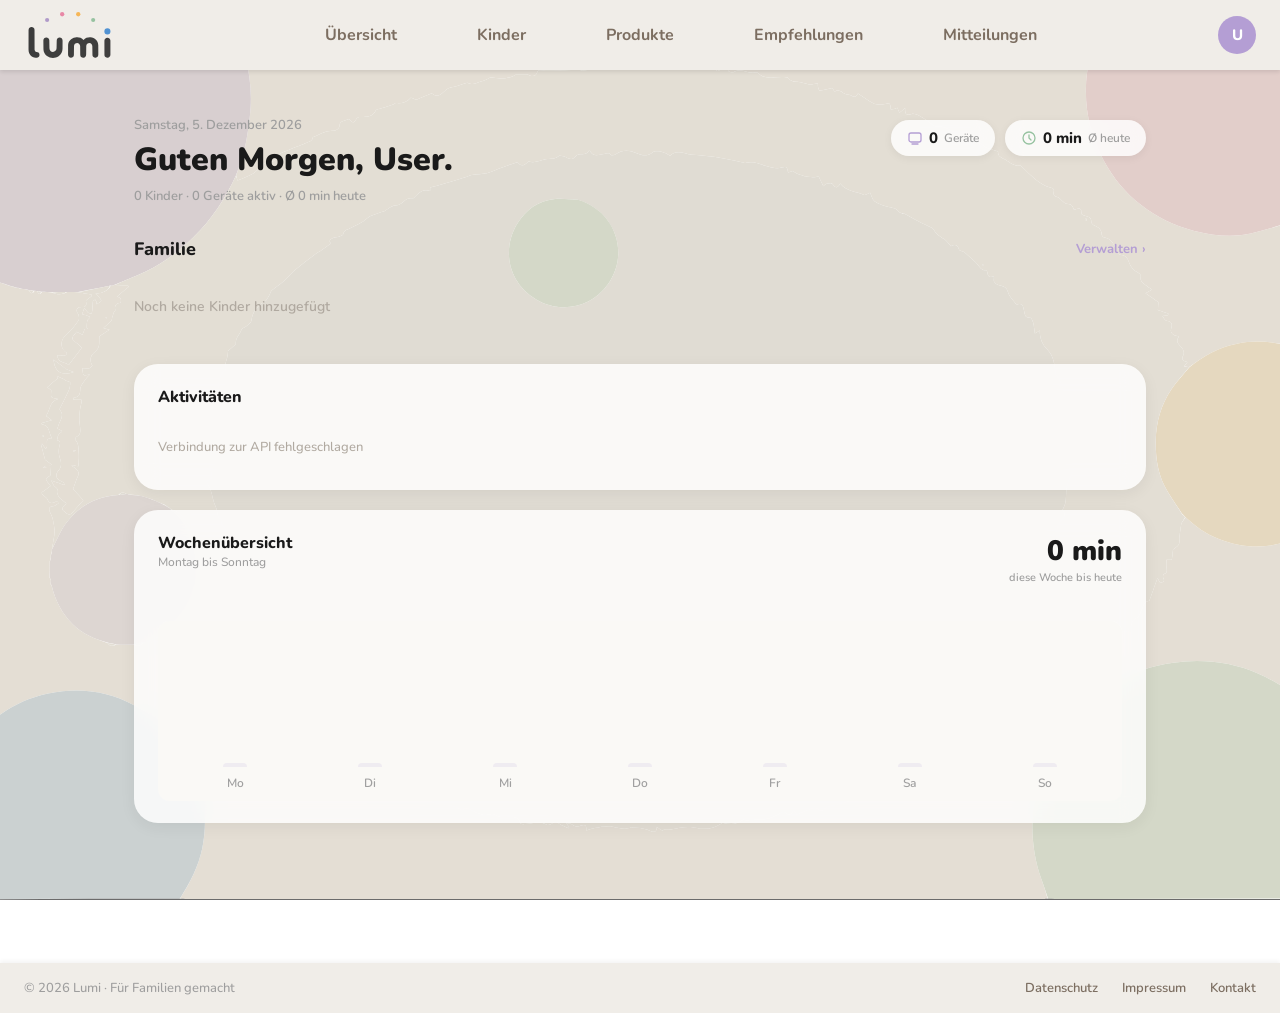
<file: index.html>
<!DOCTYPE html>
<html lang="de">

<head>
  <meta charset="UTF-8" />
  <meta name="viewport" content="width=device-width, initial-scale=1.0" />
  <title>Lumi – Übersicht</title>
  <link rel="icon" href="resources/assets/lumi_logo.svg" type="image/svg+xml">
  <link rel="stylesheet" href="css/style.css" />
  <link href="https://fonts.googleapis.com/css2?family=Nunito:wght@400;600;700;800;900&display=swap" rel="stylesheet" />
</head>

<body>
<nav>
  <div class="logo">
    <a href="index.html"><img src="resources/assets/lumi_logo.svg" alt="Logo"></a>
  </div>
  <button class="burger-menu" aria-label="Menü öffnen" aria-expanded="false">
    <span></span>
    <span></span>
    <span></span>
  </button>
  <div class="nav-links">
    <a href="index.html" data-i18n-nav="nav_uebersicht">Übersicht</a>
    <a href="kinder.html" data-i18n-nav="nav_kinder">Kinder</a>
    <a href="produkte.html" data-i18n-nav="nav_produkte">Produkte</a>
    <a href="empfehlungen.html" data-i18n-nav="nav_empfehlungen">Empfehlungen</a>
    <a href="mitteilungen.html" data-i18n-nav="nav_mitteilungen">Mitteilungen</a>
  </div>
</nav>
<div class="uebersicht-page">
  <div class="uebersicht-header">
    <div>
      <div class="uebersicht-date" id="uebersichtDate"></div>
      <h1 class="uebersicht-greeting" id="uebersichtGreeting"></h1>
      <div class="uebersicht-meta" id="uebersichtMeta"></div>
    </div>
    <div class="uebersicht-stats-row">
      <div class="uebersicht-stat-badge">
        <svg width="16" height="16" viewBox="0 0 16 16" fill="none"><rect x="2" y="3" width="12" height="9" rx="2" stroke="#b49ed4" stroke-width="1.3"/><path d="M5 14h6" stroke="#b49ed4" stroke-width="1.3" stroke-linecap="round"/></svg>
        <span class="uebersicht-stat-val" id="statGeraete">0</span>
        <span class="uebersicht-stat-label" data-i18n="devices">Geräte</span>
      </div>
      <div class="uebersicht-stat-badge">
        <svg width="16" height="16" viewBox="0 0 16 16" fill="none"><circle cx="8" cy="8" r="6" stroke="#96C2A0" stroke-width="1.3"/><path d="M8 5v3l2 2" stroke="#96C2A0" stroke-width="1.3" stroke-linecap="round" stroke-linejoin="round"/></svg>
        <span class="uebersicht-stat-val" id="statMinuten">0</span>
        <span class="uebersicht-stat-label" data-i18n="avgToday">Ø heute</span>
      </div>
    </div>
  </div>
  <div class="uebersicht-section">
    <div class="uebersicht-section-header">
      <h2 class="uebersicht-section-title" data-i18n="family">Familie</h2>
      <a href="kinder.html" class="uebersicht-section-link" data-i18n="manage">Verwalten ›</a>
    </div>
    <div class="uebersicht-kinder-grid" id="uebersichtKinderGrid">
      <div class="uebersicht-empty" data-i18n="noChildren">Noch keine Kinder hinzugefügt</div>
    </div>
  </div>
  <div class="uebersicht-two-col">
    <div class="uebersicht-card uebersicht-aktivitaeten">
      <div class="uebersicht-card-header">
        <div class="uebersicht-card-title" data-i18n="activities">Aktivitäten</div>
      </div>
      <div class="uebersicht-aktivitaeten-list" id="aktivitaetenList"></div>
    </div>
  </div>
  <div class="uebersicht-card uebersicht-woche">
    <div class="uebersicht-woche-header">
      <div>
        <div class="uebersicht-card-title" data-i18n="weekOverview">Wochenübersicht</div>
        <div class="uebersicht-card-subtitle" data-i18n="monToSun">Montag bis Sonntag</div>
      </div>
      <div class="uebersicht-woche-right">
        <div class="uebersicht-woche-total" id="wocheTotal">0 min</div>
        <div class="uebersicht-woche-label" data-i18n="thisWeek">diese Woche bis heute</div>
      </div>
    </div>
    <div class="uebersicht-woche-tabs">
      <div class="uebersicht-woche-kinder-tabs" id="wocheKinderTabs" style="display:flex;gap:8px;flex-wrap:wrap;"></div>
    </div>
    <div class="uebersicht-woche-chart" id="wocheChart"></div>
  </div>
</div>
<script src="js/nav.js"></script>
<script src="js/icons.js"></script>
<script src="js/uebersicht.js"></script>
<script src="js/parent-icon-picker.js"></script>
</body>
</html>
</file>
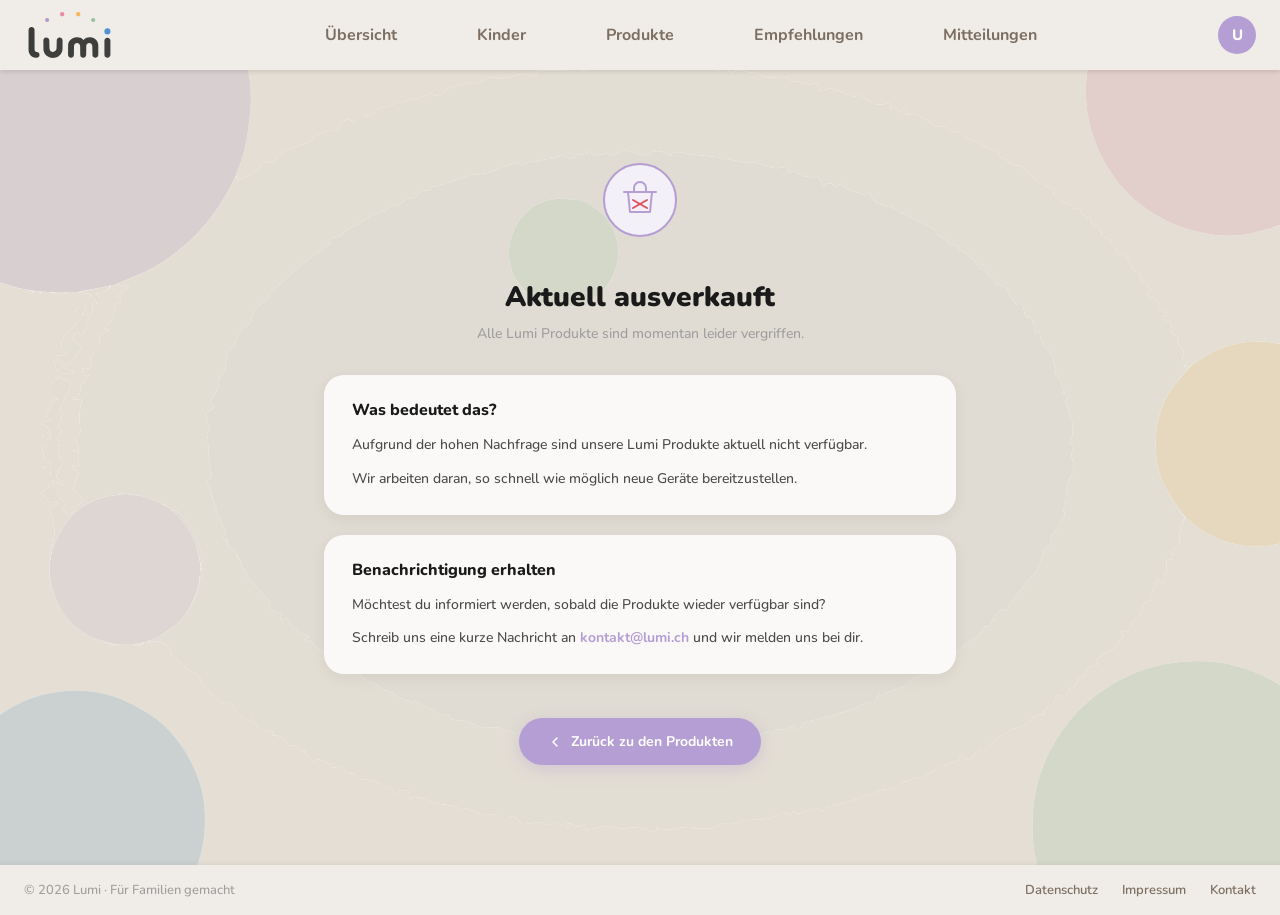
<file: bestellen.html>
<!DOCTYPE html>
<html lang="de">
<head>
  <meta charset="UTF-8" />
  <meta name="viewport" content="width=device-width, initial-scale=1.0" />
  <title>Bestellen – Lumi</title>
  <link rel="icon" href="resources/assets/lumi_logo.svg" type="image/svg+xml">
  <link rel="stylesheet" href="css/style.css" />
  <link href="https://fonts.googleapis.com/css2?family=Nunito:wght@400;600;700;800;900&display=swap" rel="stylesheet" />
</head>
<body>
  <nav>
    <div class="logo"><a href="index.html"><img src="resources/assets/lumi_logo.svg" alt="Logo"></a></div>
    <div class="nav-links">
      <a href="index.html" data-i18n-nav="nav_uebersicht">Übersicht</a>
      <a href="kinder.html" data-i18n-nav="nav_kinder">Kinder</a>
      <a href="produkte.html" data-i18n-nav="nav_produkte">Produkte</a>
      <a href="empfehlungen.html" data-i18n-nav="nav_empfehlungen">Empfehlungen</a>
      <a href="mitteilungen.html" data-i18n-nav="nav_mitteilungen">Mitteilungen</a>
    </div>
  </nav>

  <div class="legal-page" style="text-align:center;padding-top:80px;">

    <div style="margin-bottom:32px;">
      <svg width="80" height="80" viewBox="0 0 80 80" fill="none">
        <circle cx="40" cy="40" r="36" stroke="#b49ed4" stroke-width="2" fill="#F3F0F8"/>
        <path d="M28 32h24l-2 20H30L28 32z" stroke="#b49ed4" stroke-width="2" stroke-linejoin="round" fill="none"/>
        <path d="M24 32h32" stroke="#b49ed4" stroke-width="2" stroke-linecap="round"/>
        <path d="M34 32v-4a6 6 0 0112 0v4" stroke="#b49ed4" stroke-width="2" stroke-linecap="round"/>
        <line x1="33" y1="40" x2="47" y2="48" stroke="#e05260" stroke-width="2" stroke-linecap="round"/>
        <line x1="47" y1="40" x2="33" y2="48" stroke="#e05260" stroke-width="2" stroke-linecap="round"/>
      </svg>
    </div>

    <h1 data-i18n="order_title">Aktuell ausverkauft</h1>
    <p class="legal-subtitle" data-i18n="order_subtitle">Alle Lumi Produkte sind momentan leider vergriffen.</p>

    <div class="legal-card" style="text-align:left;">
      <h2 data-i18n="order_info_title">Was bedeutet das?</h2>
      <p data-i18n="order_info_text1">Aufgrund der hohen Nachfrage sind unsere Lumi Produkte aktuell nicht verfügbar.</p>
      <p data-i18n="order_info_text2">Wir arbeiten daran, so schnell wie möglich neue Geräte bereitzustellen.</p>
    </div>

    <div class="legal-card" style="text-align:left;">
      <h2 data-i18n="order_notify_title">Benachrichtigung erhalten</h2>
      <p data-i18n="order_notify_text1">Möchtest du informiert werden, sobald die Produkte wieder verfügbar sind?</p>
      <p>Schreib uns eine kurze Nachricht an <a href="mailto:kontakt@lumi.ch">kontakt@lumi.ch</a> und wir melden uns bei dir.</p>
    </div>

    <a href="produkte.html" style="display:inline-flex;align-items:center;gap:8px;margin-top:24px;padding:14px 28px;border-radius:50px;background:#b49ed4;color:#fff;text-decoration:none;font-weight:700;font-size:14px;font-family:'Nunito',sans-serif;box-shadow:0 4px 16px rgba(167,139,210,0.3);transition:background 0.2s,box-shadow 0.2s;" onmouseover="this.style.background='#a38bc8';this.style.boxShadow='0 6px 20px rgba(167,139,210,0.42)'" onmouseout="this.style.background='#b49ed4';this.style.boxShadow='0 4px 16px rgba(167,139,210,0.3)'">
      <svg width="16" height="16" viewBox="0 0 16 16" fill="none"><path d="M10 12L6 8l4-4" stroke="#fff" stroke-width="1.5" stroke-linecap="round" stroke-linejoin="round"/></svg>
      <span data-i18n="order_back">Zurück zu den Produkten</span>
    </a>

  </div>

  <script src="js/icons.js"></script>
  <script src="js/nav.js"></script>
  <script src="js/parent-icon-picker.js"></script>
</body>
</html>
</file>
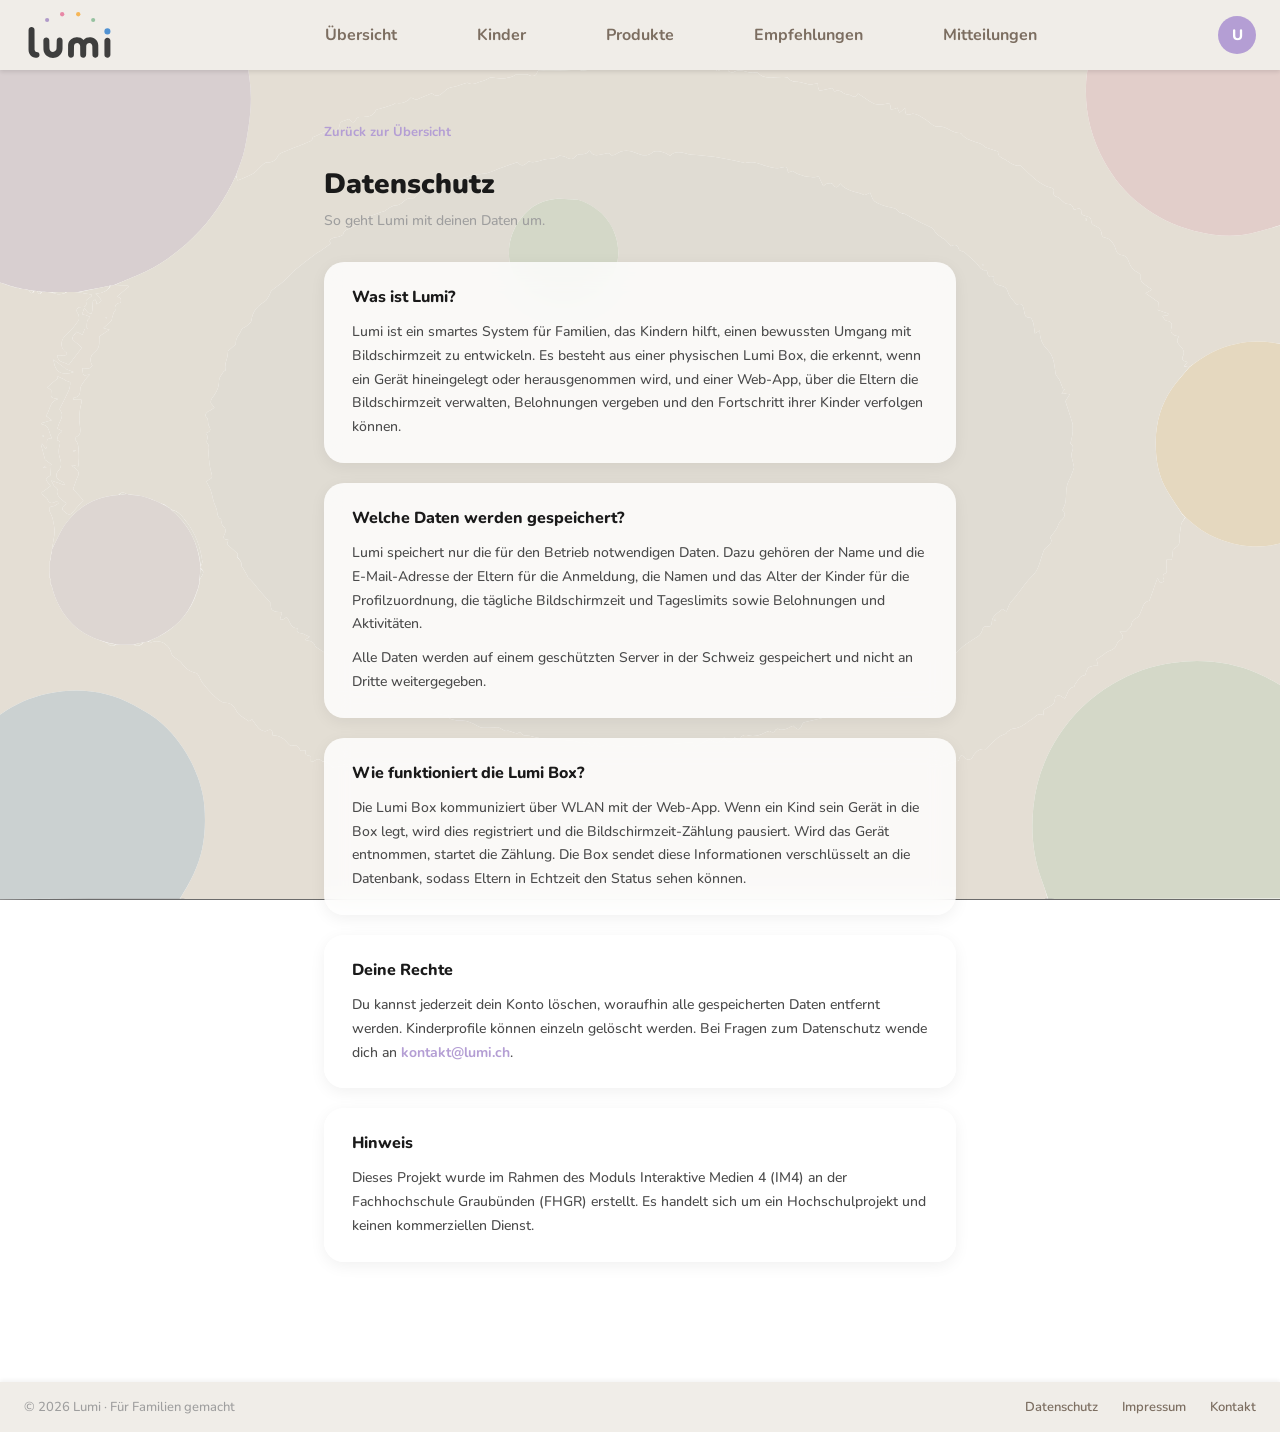
<file: datenschutz.html>
<!DOCTYPE html>
<html lang="de">
<head>
  <meta charset="UTF-8" />
  <meta name="viewport" content="width=device-width, initial-scale=1.0" />
  <title>Datenschutz – Lumi</title>
  <link rel="icon" href="resources/assets/lumi_logo.svg" type="image/svg+xml">
  <link rel="stylesheet" href="css/style.css" />
  <link href="https://fonts.googleapis.com/css2?family=Nunito:wght@400;600;700;800;900&display=swap" rel="stylesheet" />
</head>
<body>
  <nav>
    <div class="logo"><a href="index.html"><img src="resources/assets/lumi_logo.svg" alt="Logo"></a></div>
    <div class="nav-links">
      <a href="index.html" data-i18n-nav="nav_uebersicht">Übersicht</a>
      <a href="kinder.html" data-i18n-nav="nav_kinder">Kinder</a>
      <a href="produkte.html" data-i18n-nav="nav_produkte">Produkte</a>
      <a href="empfehlungen.html" data-i18n-nav="nav_empfehlungen">Empfehlungen</a>
      <a href="mitteilungen.html" data-i18n-nav="nav_mitteilungen">Mitteilungen</a>
    </div>
  </nav>
  <div class="legal-page">
    <a href="index.html" class="legal-back" data-i18n="legal_back_overview">
      <svg width="16" height="16" viewBox="0 0 16 16" fill="none"><path d="M10 12L6 8l4-4" stroke="currentColor" stroke-width="1.5" stroke-linecap="round" stroke-linejoin="round"/></svg>
      Zurück zur Übersicht
    </a>
    <h1 data-i18n="privacy_title">Datenschutz</h1>
    <p class="legal-subtitle" data-i18n="privacy_subtitle">So geht Lumi mit deinen Daten um.</p>
    <div class="legal-card">
      <h2 data-i18n="privacy_what_title">Was ist Lumi?</h2>
      <p data-i18n="privacy_what_text">Lumi ist ein smartes System für Familien, das Kindern hilft, einen bewussten Umgang mit Bildschirmzeit zu entwickeln. Es besteht aus einer physischen Lumi Box, die erkennt, wenn ein Gerät hineingelegt oder herausgenommen wird, und einer Web-App, über die Eltern die Bildschirmzeit verwalten, Belohnungen vergeben und den Fortschritt ihrer Kinder verfolgen können.</p>
    </div>
    <div class="legal-card">
      <h2 data-i18n="privacy_data_title">Welche Daten werden gespeichert?</h2>
      <p data-i18n="privacy_data_text_1">Lumi speichert nur die für den Betrieb notwendigen Daten. Dazu gehören der Name und die E-Mail-Adresse der Eltern für die Anmeldung, die Namen und das Alter der Kinder für die Profilzuordnung, die tägliche Bildschirmzeit und Tageslimits sowie Belohnungen und Aktivitäten.</p>
      <p data-i18n="privacy_data_text_2">Alle Daten werden auf einem geschützten Server in der Schweiz gespeichert und nicht an Dritte weitergegeben.</p>
    </div>
    <div class="legal-card">
      <h2 data-i18n="privacy_box_title">Wie funktioniert die Lumi Box?</h2>
      <p data-i18n="privacy_box_text">Die Lumi Box kommuniziert über WLAN mit der Web-App. Wenn ein Kind sein Gerät in die Box legt, wird dies registriert und die Bildschirmzeit-Zählung pausiert. Wird das Gerät entnommen, startet die Zählung. Die Box sendet diese Informationen verschlüsselt an die Datenbank, sodass Eltern in Echtzeit den Status sehen können.</p>
    </div>
    <div class="legal-card">
      <h2 data-i18n="privacy_rights_title">Deine Rechte</h2>
      <p data-i18n-html="privacy_rights_text">Du kannst jederzeit dein Konto löschen, woraufhin alle gespeicherten Daten entfernt werden. Kinderprofile können einzeln gelöscht werden. Bei Fragen zum Datenschutz wende dich an <a href="mailto:kontakt@lumi.ch">kontakt@lumi.ch</a>.</p>
    </div>
    <div class="legal-card">
      <h2 data-i18n="privacy_note_title">Hinweis</h2>
      <p data-i18n="privacy_note_text">Dieses Projekt wurde im Rahmen des Moduls Interaktive Medien 4 (IM4) an der Fachhochschule Graubünden (FHGR) erstellt. Es handelt sich um ein Hochschulprojekt und keinen kommerziellen Dienst.</p>
    </div>
  </div>
  <script src="js/icons.js"></script>
  <script src="js/nav.js"></script>
  <script src="js/parent-icon-picker.js"></script>
</body>
</html>
</file>
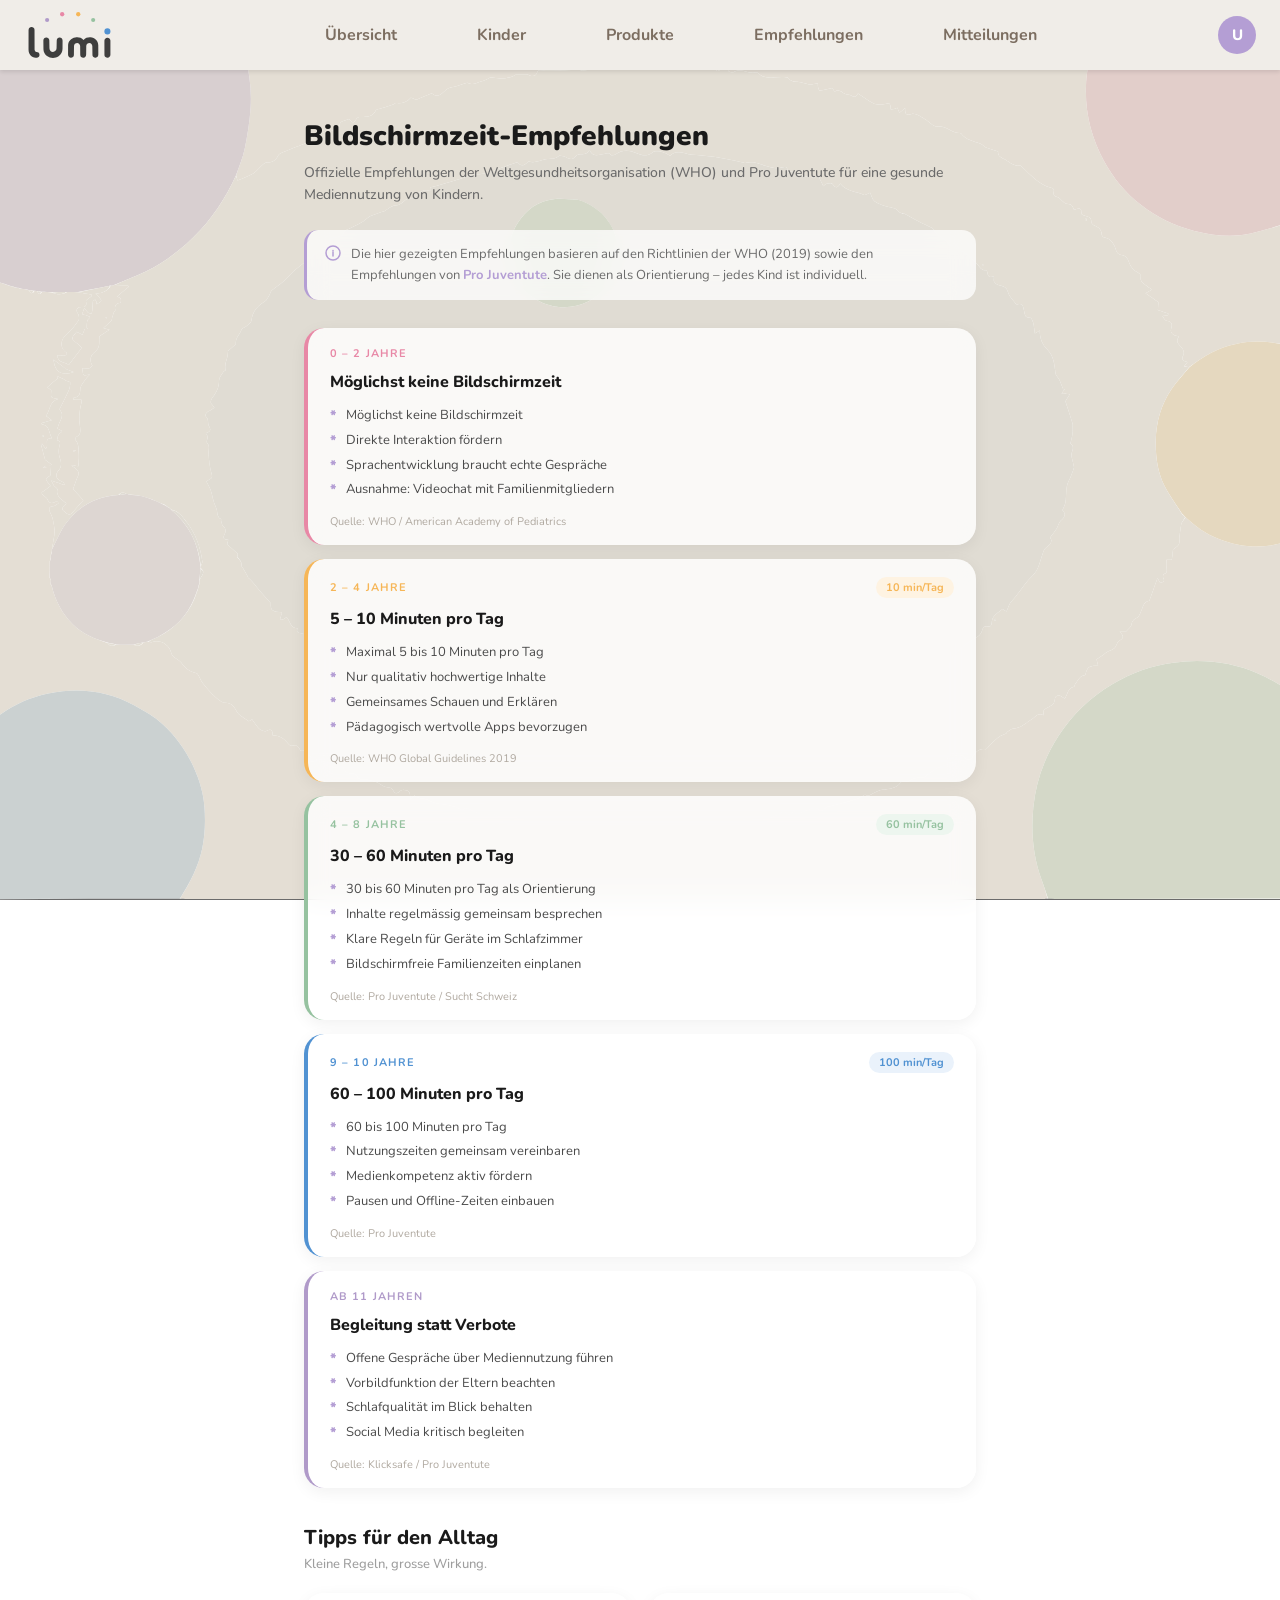
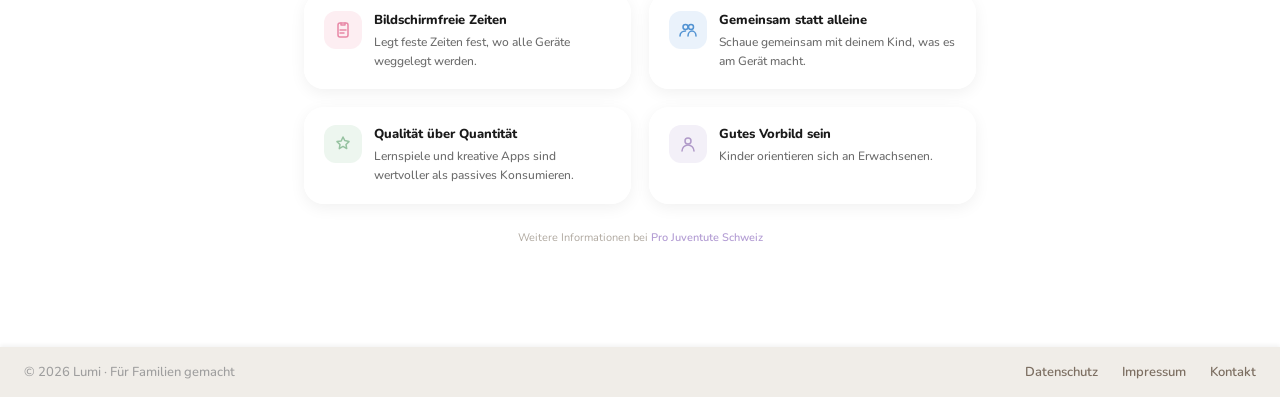
<file: empfehlungen.html>
<!DOCTYPE html>
<html lang="de">
<head>
  <meta charset="UTF-8" />
  <meta name="viewport" content="width=device-width, initial-scale=1.0"/>
  <title>Lumi – Empfehlungen</title>
  <link rel="icon" href="resources/assets/lumi_logo.svg" type="image/svg+xml">
  <link rel="stylesheet" href="css/style.css" />
  <link href="https://fonts.googleapis.com/css2?family=Nunito:wght@400;600;700;800;900&display=swap" rel="stylesheet"/>
</head>

<body>
  <nav>
    <div class="logo"><a href="index.html"><img src="resources/assets/lumi_logo.svg" alt="Logo"></a></div>
    <div class="nav-links">
      <a href="index.html" data-i18n-nav="nav_uebersicht">Übersicht</a>
      <a href="kinder.html" data-i18n-nav="nav_kinder">Kinder</a>
      <a href="produkte.html" data-i18n-nav="nav_produkte">Produkte</a>
      <a href="empfehlungen.html" data-i18n-nav="nav_empfehlungen">Empfehlungen</a>
      <a href="mitteilungen.html" data-i18n-nav="nav_mitteilungen">Mitteilungen</a>
    </div>
  </nav>
  <div class="empf-container">
    <div class="empf-header">
      <h1 class="empf-title" data-i18n="empf_title">Bildschirmzeit-Empfehlungen</h1>
      <p class="empf-subtitle" data-i18n="empf_subtitle">Offizielle Empfehlungen der Weltgesundheitsorganisation (WHO) und Pro Juventute für eine gesunde Mediennutzung von Kindern.</p>
    </div>
    <div class="empf-hinweis">
      <svg width="16" height="16" viewBox="0 0 16 16" fill="none" class="empf-hinweis-icon"><circle cx="8" cy="8" r="7" stroke="#b49ed4" stroke-width="1.5"/><path d="M8 7v4M8 5.5v.5" stroke="#b49ed4" stroke-width="1.5" stroke-linecap="round"/></svg>
      <span data-i18n-html="empf_hint">Die hier gezeigten Empfehlungen basieren auf den Richtlinien der WHO (2019) sowie den Empfehlungen von <strong><a href="https://www.projuventute.ch/de/eltern/medien-internet/bildschirmzeit" target="_blank">Pro Juventute</a></strong>. Sie dienen als Orientierung – jedes Kind ist individuell.</span>
    </div>
    <div class="empf-list-wrap">
      <div class="empf-card empf-card--pink"><div class="empf-card-top"><span class="empf-age-label empf-age-label--pink" data-i18n="empf_age_0_2">0 – 2 JAHRE</span></div><div class="empf-card-body"><h3 class="empf-card-title" data-i18n="empf_card1_title">Möglichst keine Bildschirmzeit</h3><ul class="empf-list"><li data-i18n="empf_card1_l1">Möglichst keine Bildschirmzeit</li><li data-i18n="empf_card1_l2">Direkte Interaktion fördern</li><li data-i18n="empf_card1_l3">Sprachentwicklung braucht echte Gespräche</li><li data-i18n="empf_card1_l4">Ausnahme: Videochat mit Familienmitgliedern</li></ul><span class="empf-quelle" data-i18n="empf_source_who">Quelle: WHO / American Academy of Pediatrics</span></div></div>
      <div class="empf-card empf-card--orange"><div class="empf-card-top"><span class="empf-age-label empf-age-label--orange" data-i18n="empf_age_2_4">2 – 4 JAHRE</span><span class="empf-minbadge empf-minbadge--orange">10 min/Tag</span></div><div class="empf-card-body"><h3 class="empf-card-title" data-i18n="empf_card2_title">5 – 10 Minuten pro Tag</h3><ul class="empf-list"><li data-i18n="empf_card2_l1">Maximal 5 bis 10 Minuten pro Tag</li><li data-i18n="empf_card2_l2">Nur qualitativ hochwertige Inhalte</li><li data-i18n="empf_card2_l3">Gemeinsames Schauen und Erklären</li><li data-i18n="empf_card2_l4">Pädagogisch wertvolle Apps bevorzugen</li></ul><span class="empf-quelle" data-i18n="empf_source_who2019">Quelle: WHO Global Guidelines 2019</span></div></div>
      <div class="empf-card empf-card--green"><div class="empf-card-top"><span class="empf-age-label empf-age-label--green" data-i18n="empf_age_4_8">4 – 8 JAHRE</span><span class="empf-minbadge empf-minbadge--green">60 min/Tag</span></div><div class="empf-card-body"><h3 class="empf-card-title" data-i18n="empf_card3_title">30 – 60 Minuten pro Tag</h3><ul class="empf-list"><li data-i18n="empf_card3_l1">30 bis 60 Minuten pro Tag als Orientierung</li><li data-i18n="empf_card3_l2">Inhalte regelmässig gemeinsam besprechen</li><li data-i18n="empf_card3_l3">Klare Regeln für Geräte im Schlafzimmer</li><li data-i18n="empf_card3_l4">Bildschirmfreie Familienzeiten einplanen</li></ul><span class="empf-quelle" data-i18n="empf_source_pj_sucht">Quelle: Pro Juventute / Sucht Schweiz</span></div></div>
      <div class="empf-card empf-card--blue"><div class="empf-card-top"><span class="empf-age-label empf-age-label--blue" data-i18n="empf_age_9_10">9 – 10 JAHRE</span><span class="empf-minbadge empf-minbadge--blue">100 min/Tag</span></div><div class="empf-card-body"><h3 class="empf-card-title" data-i18n="empf_card4_title">60 – 100 Minuten pro Tag</h3><ul class="empf-list"><li data-i18n="empf_card4_l1">60 bis 100 Minuten pro Tag</li><li data-i18n="empf_card4_l2">Nutzungszeiten gemeinsam vereinbaren</li><li data-i18n="empf_card4_l3">Medienkompetenz aktiv fördern</li><li data-i18n="empf_card4_l4">Pausen und Offline-Zeiten einbauen</li></ul><span class="empf-quelle" data-i18n="empf_source_pj">Quelle: Pro Juventute</span></div></div>
      <div class="empf-card empf-card--purple"><div class="empf-card-top"><span class="empf-age-label empf-age-label--purple" data-i18n="empf_age_11">AB 11 JAHREN</span></div><div class="empf-card-body"><h3 class="empf-card-title" data-i18n="empf_card5_title">Begleitung statt Verbote</h3><ul class="empf-list"><li data-i18n="empf_card5_l1">Offene Gespräche über Mediennutzung führen</li><li data-i18n="empf_card5_l2">Vorbildfunktion der Eltern beachten</li><li data-i18n="empf_card5_l3">Schlafqualität im Blick behalten</li><li data-i18n="empf_card5_l4">Social Media kritisch begleiten</li></ul><span class="empf-quelle" data-i18n="empf_source_klicksafe">Quelle: Klicksafe / Pro Juventute</span></div></div>
    </div>
    <div class="empf-tipps">
      <h2 class="empf-tipps-title" data-i18n="empf_tips_title">Tipps für den Alltag</h2>
      <p class="empf-tipps-subtitle" data-i18n="empf_tips_subtitle">Kleine Regeln, grosse Wirkung.</p>
      <div class="empf-tipps-grid">
        <div class="empf-tipp-card"><div class="empf-tipp-icon empf-tipp-icon--pink"><svg width="20" height="20" viewBox="0 0 20 20" fill="none"><rect x="5" y="3" width="10" height="14" rx="2" stroke="#E888A6" stroke-width="1.5"/><line x1="7" y1="10" x2="13" y2="10" stroke="#E888A6" stroke-width="1.5" stroke-linecap="round"/><line x1="7" y1="13" x2="11" y2="13" stroke="#E888A6" stroke-width="1.5" stroke-linecap="round"/><path d="M8 3v2h4V3" stroke="#E888A6" stroke-width="1.5" stroke-linecap="round" stroke-linejoin="round"/></svg></div><div><div class="empf-tipp-name" data-i18n="empf_tip1_title">Bildschirmfreie Zeiten</div><div class="empf-tipp-text" data-i18n="empf_tip1_text">Legt feste Zeiten fest, wo alle Geräte weggelegt werden.</div></div></div>
        <div class="empf-tipp-card"><div class="empf-tipp-icon empf-tipp-icon--blue"><svg width="20" height="20" viewBox="0 0 20 20" fill="none"><circle cx="7.5" cy="7" r="2.5" stroke="#5192D2" stroke-width="1.5"/><circle cx="13" cy="7" r="2.5" stroke="#5192D2" stroke-width="1.5"/><path d="M2 16c0-3 2.5-5 5.5-5" stroke="#5192D2" stroke-width="1.5" stroke-linecap="round"/><path d="M10 16c0-3 2-5 4-5s4 2 4 5" stroke="#5192D2" stroke-width="1.5" stroke-linecap="round"/></svg></div><div><div class="empf-tipp-name" data-i18n="empf_tip2_title">Gemeinsam statt alleine</div><div class="empf-tipp-text" data-i18n="empf_tip2_text">Schaue gemeinsam mit deinem Kind, was es am Gerät macht.</div></div></div>
        <div class="empf-tipp-card"><div class="empf-tipp-icon empf-tipp-icon--green"><svg width="20" height="20" viewBox="0 0 20 20" fill="none"><path d="M10 3l1.8 3.6L16 7.6l-3 2.9.7 4.1L10 12.4l-3.7 2.2.7-4.1-3-2.9 4.2-.6z" stroke="#96C2A0" stroke-width="1.5" stroke-linejoin="round" fill="none"/></svg></div><div><div class="empf-tipp-name" data-i18n="empf_tip3_title">Qualität über Quantität</div><div class="empf-tipp-text" data-i18n="empf_tip3_text">Lernspiele und kreative Apps sind wertvoller als passives Konsumieren.</div></div></div>
        <div class="empf-tipp-card"><div class="empf-tipp-icon empf-tipp-icon--purple"><svg width="20" height="20" viewBox="0 0 20 20" fill="none"><circle cx="10" cy="7" r="3" stroke="#B09AC9" stroke-width="1.5"/><path d="M4 17c0-3.314 2.686-6 6-6s6 2.686 6 6" stroke="#B09AC9" stroke-width="1.5" stroke-linecap="round"/></svg></div><div><div class="empf-tipp-name" data-i18n="empf_tip4_title">Gutes Vorbild sein</div><div class="empf-tipp-text" data-i18n="empf_tip4_text">Kinder orientieren sich an Erwachsenen.</div></div></div>
      </div>
    </div>
    <p class="empf-footer-quelle" data-i18n-html="empf_footer">Weitere Informationen bei <a href="https://www.projuventute.ch/de/eltern/medien-internet/bildschirmzeit" target="_blank">Pro Juventute Schweiz</a></p>
  </div>
  <script src="js/icons.js"></script>
  <script src="js/nav.js"></script>
  <script src="js/parent-icon-picker.js"></script>
</body>
</html>
</file>
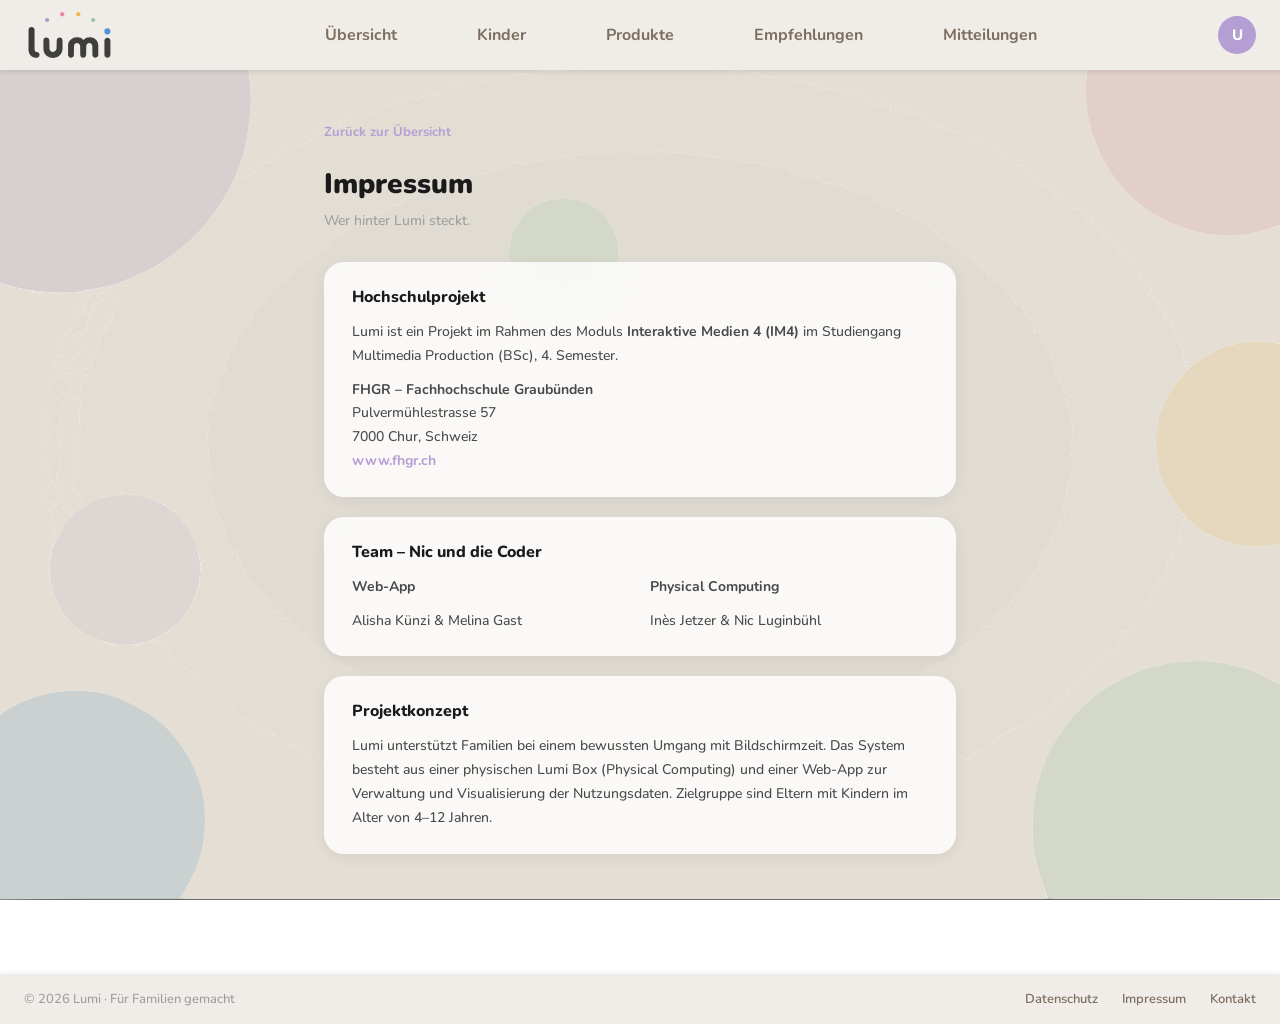
<file: impressum.html>
<!DOCTYPE html>
<html lang="de">
<head>
  <meta charset="UTF-8" />
  <meta name="viewport" content="width=device-width, initial-scale=1.0" />
  <title>Impressum – Lumi</title>
  <link rel="icon" href="resources/assets/lumi_logo.svg" type="image/svg+xml">
  <link rel="stylesheet" href="css/style.css" />
  <link href="https://fonts.googleapis.com/css2?family=Nunito:wght@400;600;700;800;900&display=swap" rel="stylesheet" />
</head>

<body>
  <nav>
    <div class="logo"><a href="index.html"><img src="resources/assets/lumi_logo.svg" alt="Logo"></a></div>
    <div class="nav-links">
      <a href="index.html" data-i18n-nav="nav_uebersicht">Übersicht</a>
      <a href="kinder.html" data-i18n-nav="nav_kinder">Kinder</a>
      <a href="produkte.html" data-i18n-nav="nav_produkte">Produkte</a>
      <a href="empfehlungen.html" data-i18n-nav="nav_empfehlungen">Empfehlungen</a>
      <a href="mitteilungen.html" data-i18n-nav="nav_mitteilungen">Mitteilungen</a>
    </div>
  </nav>
  <div class="legal-page">
    <a href="index.html" class="legal-back" data-i18n="legal_back_overview">
      <svg width="16" height="16" viewBox="0 0 16 16" fill="none"><path d="M10 12L6 8l4-4" stroke="currentColor" stroke-width="1.5" stroke-linecap="round" stroke-linejoin="round"/></svg>
      Zurück zur Übersicht
    </a>
    <h1 data-i18n="imprint_title">Impressum</h1>
    <p class="legal-subtitle" data-i18n="imprint_subtitle">Wer hinter Lumi steckt.</p>
    <div class="legal-card">
      <h2 data-i18n="imprint_project_title">Hochschulprojekt</h2>
      <p data-i18n-html="imprint_project_text">Lumi ist ein Projekt im Rahmen des Moduls <strong>Interaktive Medien 4 (IM4)</strong> im Studiengang Multimedia Production (BSc), 4. Semester.</p>
      <p><strong data-i18n="fhgr_name">FHGR – Fachhochschule Graubünden</strong><br>Pulvermühlestrasse 57<br>7000 Chur, Schweiz<br><a href="https://www.fhgr.ch" target="_blank">www.fhgr.ch</a></p>
    </div>
    <div class="legal-card">
      <h2 data-i18n="imprint_team_title">Team – Nic und die Coder</h2>
      <div style="display:grid;grid-template-columns:1fr 1fr;gap:20px;margin-top:12px;">
        <div>
          <p><strong data-i18n="imprint_webapp">Web-App</strong></p>
          <p data-i18n="imprint_webapp_names">Alisha Künzi & Melina Gast</p>
        </div>
        <div>
          <p><strong data-i18n="imprint_physical">Physical Computing</strong></p>
          <p data-i18n="imprint_physical_names">Inès Jetzer & Nic Luginbühl</p>
        </div>
      </div>
    </div>
    <div class="legal-card">
      <h2 data-i18n="imprint_concept_title">Projektkonzept</h2>
      <p data-i18n="imprint_concept_text">Lumi unterstützt Familien bei einem bewussten Umgang mit Bildschirmzeit. Das System besteht aus einer physischen Lumi Box (Physical Computing) und einer Web-App zur Verwaltung und Visualisierung der Nutzungsdaten. Zielgruppe sind Eltern mit Kindern im Alter von 4–12 Jahren.</p>
    </div>
  </div>
  <script src="js/icons.js"></script>
  <script src="js/nav.js"></script>
  <script src="js/parent-icon-picker.js"></script>
</body>
</html>
</file>
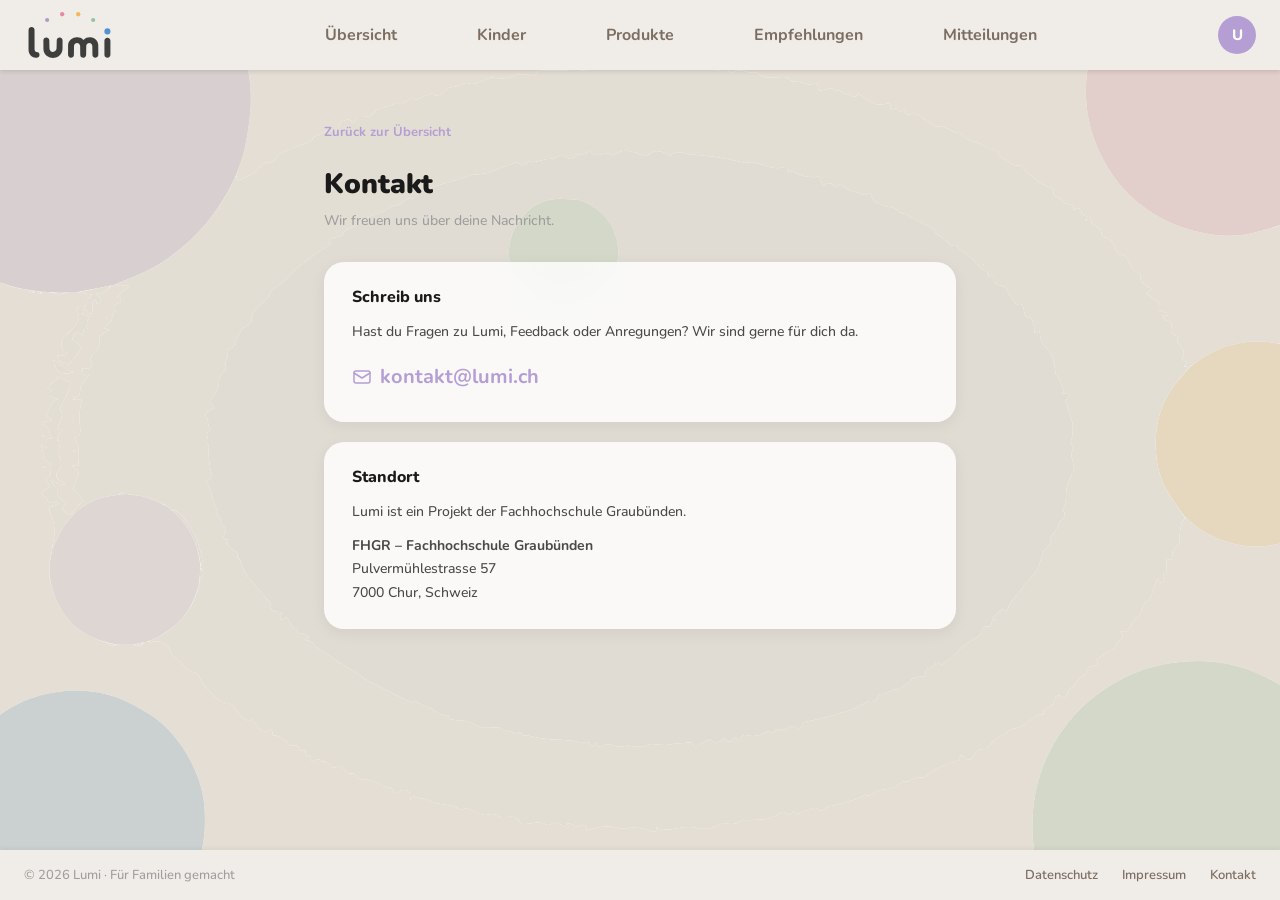
<file: kontakt.html>
<!DOCTYPE html>
<html lang="de">
<head>
  <meta charset="UTF-8" />
  <meta name="viewport" content="width=device-width, initial-scale=1.0" />
  <title>Kontakt – Lumi</title>
  <link rel="icon" href="resources/assets/lumi_logo.svg" type="image/svg+xml">
  <link rel="stylesheet" href="css/style.css" />
  <link href="https://fonts.googleapis.com/css2?family=Nunito:wght@400;600;700;800;900&display=swap" rel="stylesheet" />
</head>

<body>
  <nav>
    <div class="logo"><a href="index.html"><img src="resources/assets/lumi_logo.svg" alt="Logo"></a></div>
    <div class="nav-links">
      <a href="index.html" data-i18n-nav="nav_uebersicht">Übersicht</a>
      <a href="kinder.html" data-i18n-nav="nav_kinder">Kinder</a>
      <a href="produkte.html" data-i18n-nav="nav_produkte">Produkte</a>
      <a href="empfehlungen.html" data-i18n-nav="nav_empfehlungen">Empfehlungen</a>
      <a href="mitteilungen.html" data-i18n-nav="nav_mitteilungen">Mitteilungen</a>
    </div>
  </nav>
  <div class="legal-page">
    <a href="index.html" class="legal-back" data-i18n="legal_back_overview">
      <svg width="16" height="16" viewBox="0 0 16 16" fill="none"><path d="M10 12L6 8l4-4" stroke="currentColor" stroke-width="1.5" stroke-linecap="round" stroke-linejoin="round"/></svg>
      Zurück zur Übersicht
    </a>
    <h1 data-i18n="contact_title">Kontakt</h1>
    <p class="legal-subtitle" data-i18n="contact_subtitle">Wir freuen uns über deine Nachricht.</p>
    <div class="legal-card">
      <h2 data-i18n="contact_write_title">Schreib uns</h2>
      <p data-i18n="contact_write_text">Hast du Fragen zu Lumi, Feedback oder Anregungen? Wir sind gerne für dich da.</p>
      <p style="font-size:20px;margin-top:16px;">
        <a href="mailto:kontakt@lumi.ch" style="display:inline-flex;align-items:center;gap:8px;">
          <svg width="20" height="20" viewBox="0 0 20 20" fill="none"><rect x="2" y="4" width="16" height="12" rx="2" stroke="#b49ed4" stroke-width="1.5"/><path d="M2 6l8 5 8-5" stroke="#b49ed4" stroke-width="1.5" stroke-linecap="round" stroke-linejoin="round"/></svg>
          kontakt@lumi.ch
        </a>
      </p>
    </div>
    <div class="legal-card">
      <h2 data-i18n="contact_location_title">Standort</h2>
      <p data-i18n="contact_location_text">Lumi ist ein Projekt der Fachhochschule Graubünden.</p>
      <p><strong data-i18n="fhgr_name">FHGR – Fachhochschule Graubünden</strong><br>Pulvermühlestrasse 57<br>7000 Chur, Schweiz</p>
    </div>
  </div>
  <script src="js/icons.js"></script>
  <script src="js/nav.js"></script>
  <script src="js/parent-icon-picker.js"></script>
</body>
</html>
</file>
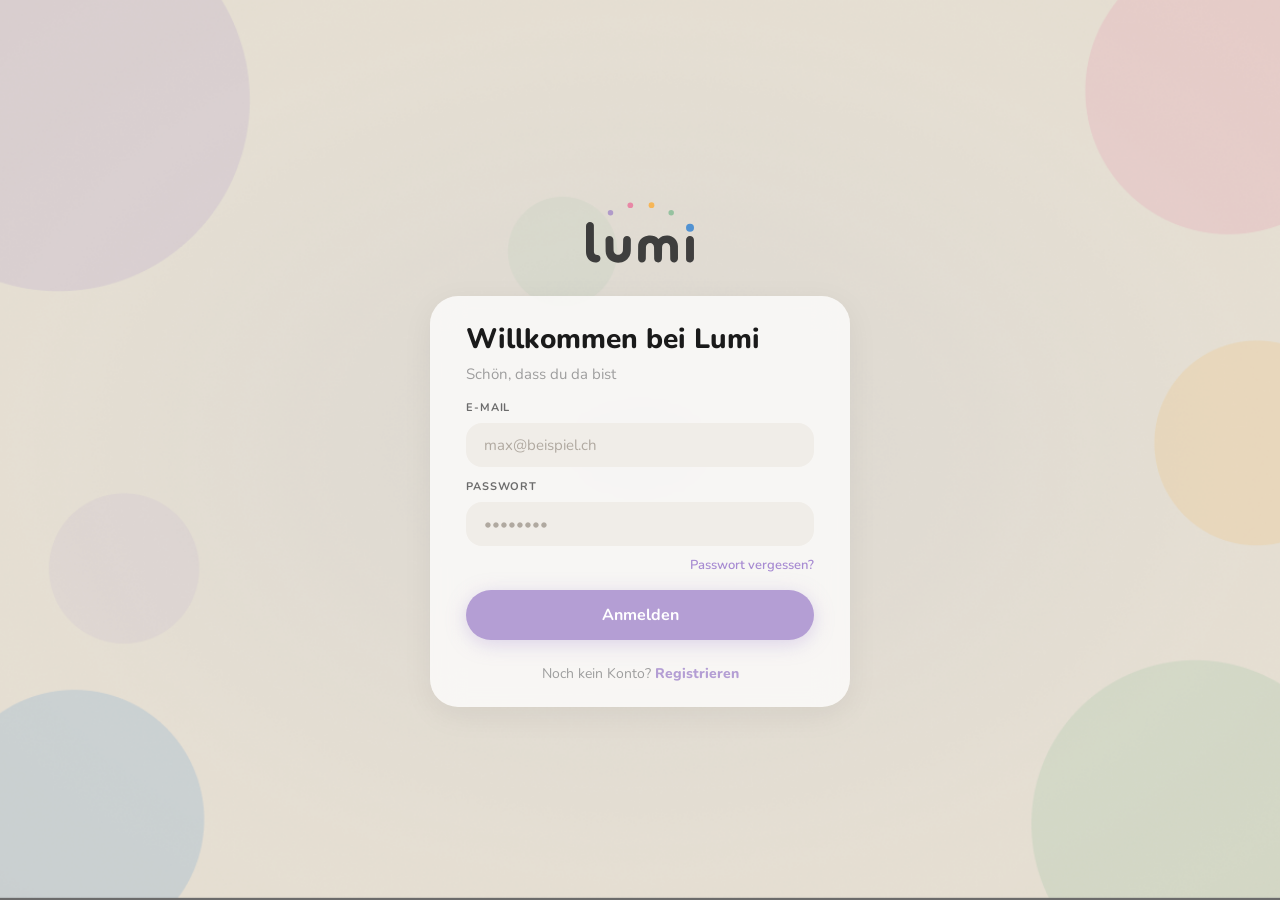
<file: login.html>
<!DOCTYPE html>
<html lang="de">
<head>
  <meta charset="UTF-8" />
  <title>Login</title>
  <link rel="icon" href="resources/assets/lumi_logo.svg" type="image/svg+xml">
  <link rel="stylesheet" href="css/auth.css" />
  <link href="https://fonts.googleapis.com/css2?family=Nunito:wght@400;600;700;800&display=swap" rel="stylesheet" />  
</head>

<body>
  <div class="login-container">
    <img src="resources/assets/lumi_logo.svg" alt="Logo" class="logo" />

    <div class="login-card">  

      <div class="login-header">  
        <h1>Willkommen bei Lumi</h1>
        <p>Schön, dass du da bist</p>
      </div>

      <form id="loginForm">

        <div class="form-group">  
          <label for="email">E-MAIL</label>
          <input type="email" id="email" placeholder="max@beispiel.ch" required />
        </div>

        <div class="form-group">  
          <label for="password">PASSWORT</label>
          <input type="password" id="password" placeholder="••••••••" required />
          <a href="#" class="forgot-link">Passwort vergessen?</a>  
        </div>

        <button type="submit" class="btn-login">Anmelden</button>  

      </form>

      <p class="register-text">  
        Noch kein Konto? <a href="register.html">Registrieren</a>
      </p>

    </div>  

  </div>  

  <script src="js/login.js"></script>
</body>
</html>
</file>
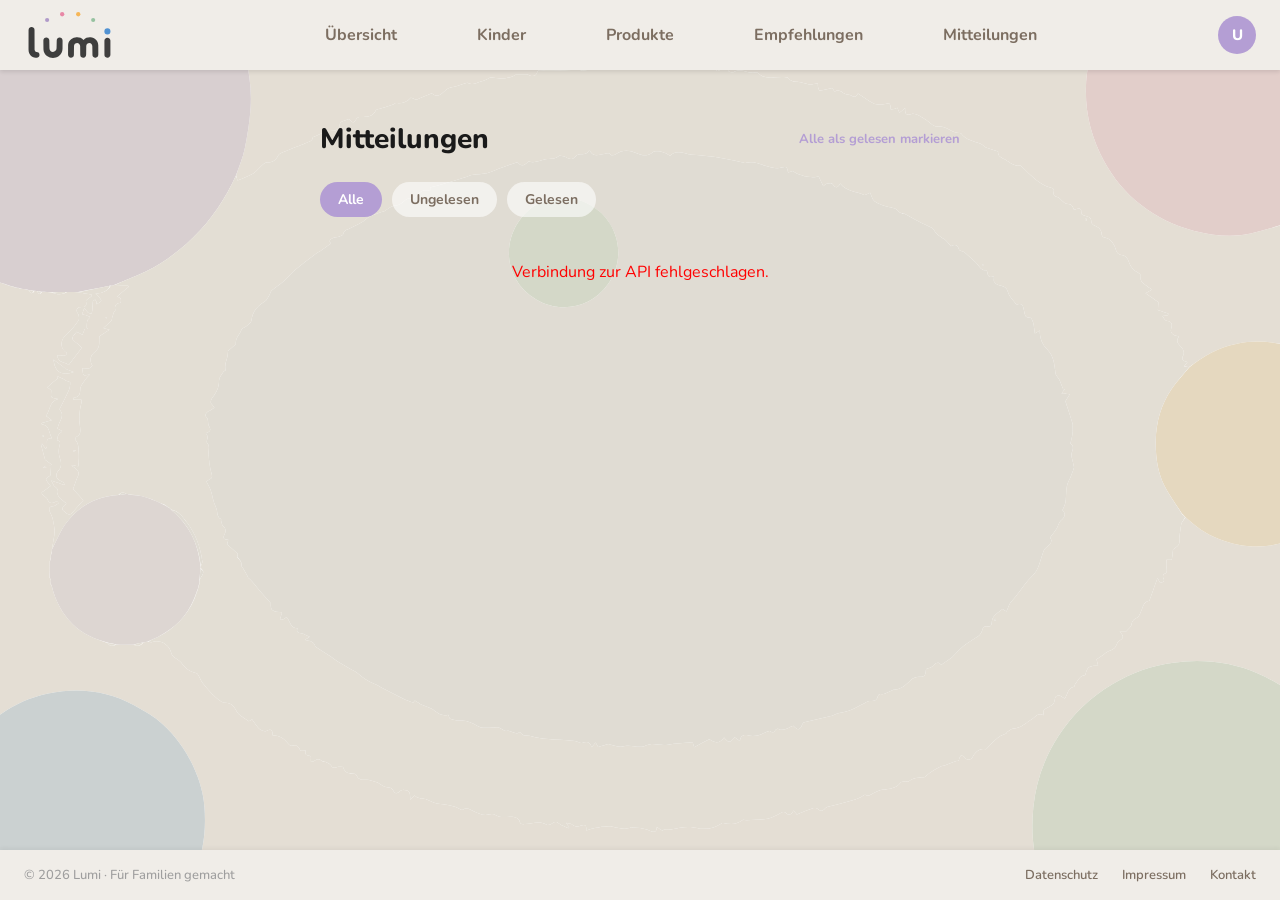
<file: mitteilungen.html>
<!DOCTYPE html>
<html lang="de">
<head>
  <meta charset="UTF-8" />
  <meta name="viewport" content="width=device-width, initial-scale=1.0" />
  <title>Mitteilungen – Lumi</title>
  <link rel="icon" href="resources/assets/lumi_logo.svg" type="image/svg+xml">
  <link rel="stylesheet" href="css/style.css" />
  <link href="https://fonts.googleapis.com/css2?family=Nunito:wght@400;600;700;800&display=swap" rel="stylesheet" />
</head>

<body>
<nav>
  <div class="logo"><a href="index.html"><img src="resources/assets/lumi_logo.svg" alt="Logo"></a></div>
  <div class="nav-links">
    <a href="index.html" data-i18n-nav="nav_uebersicht">Übersicht</a>
    <a href="kinder.html" data-i18n-nav="nav_kinder">Kinder</a>
    <a href="produkte.html" data-i18n-nav="nav_produkte">Produkte</a>
    <a href="empfehlungen.html" data-i18n-nav="nav_empfehlungen">Empfehlungen</a>
    <a href="mitteilungen.html" data-i18n-nav="nav_mitteilungen">Mitteilungen</a>
  </div>
</nav>

<div class="mitt-page-content">
  <div class="mitt-top-bar">
    <h1 class="mitt-page-title" data-i18n-shared="mitt_title">Mitteilungen</h1>
    <button class="mitt-mark-all-btn" id="clearAllBtn" data-i18n-shared="mitt_mark_all">Verlauf leeren</button>
  </div>
  <div class="mitt-filter-tabs">
    <button class="mitt-filter-tab active" data-filter="all" data-i18n-shared="mitt_all">Alle</button>
    <button class="mitt-filter-tab" data-filter="unread" data-i18n-shared="mitt_unread">Ungelesen</button>
    <button class="mitt-filter-tab" data-filter="read" data-i18n-shared="mitt_read">Gelesen</button>
  </div>
  <div class="mitt-notification-list" id="notificationList">
    <p style="text-align: center; color: #b0a9a0; padding: 20px;">Mitteilungen werden geladen...</p>
  </div>
  <div class="mitt-empty-state" id="emptyState" style="display: none;">
    <div class="mitt-empty-icon">
      <svg width="48" height="48" viewBox="0 0 48 48" fill="none">
        <path d="M20 8a4 4 0 0 1 8 0v2h-8V8z" stroke="#b0a9a0" stroke-width="2"/>
        <path d="M12 20c0-6.627 5.373-12 12-12s12 5.373 12 12v8l3 6H9l3-6v-8z" stroke="#b0a9a0" stroke-width="2" stroke-linejoin="round" fill="none"/>
        <path d="M20 38a4 4 0 0 0 8 0" stroke="#b0a9a0" stroke-width="2" stroke-linecap="round"/>
      </svg>
    </div>
    <p data-i18n-shared="mitt_empty">Keine Mitteilungen in dieser Kategorie</p>
  </div>
</div>

<script src="js/icons.js"></script>
<script src="js/nav.js"></script>
<script src="js/mitteilungen.js"></script>
<script src="js/parent-icon-picker.js"></script>
</body>
</html>
</file>
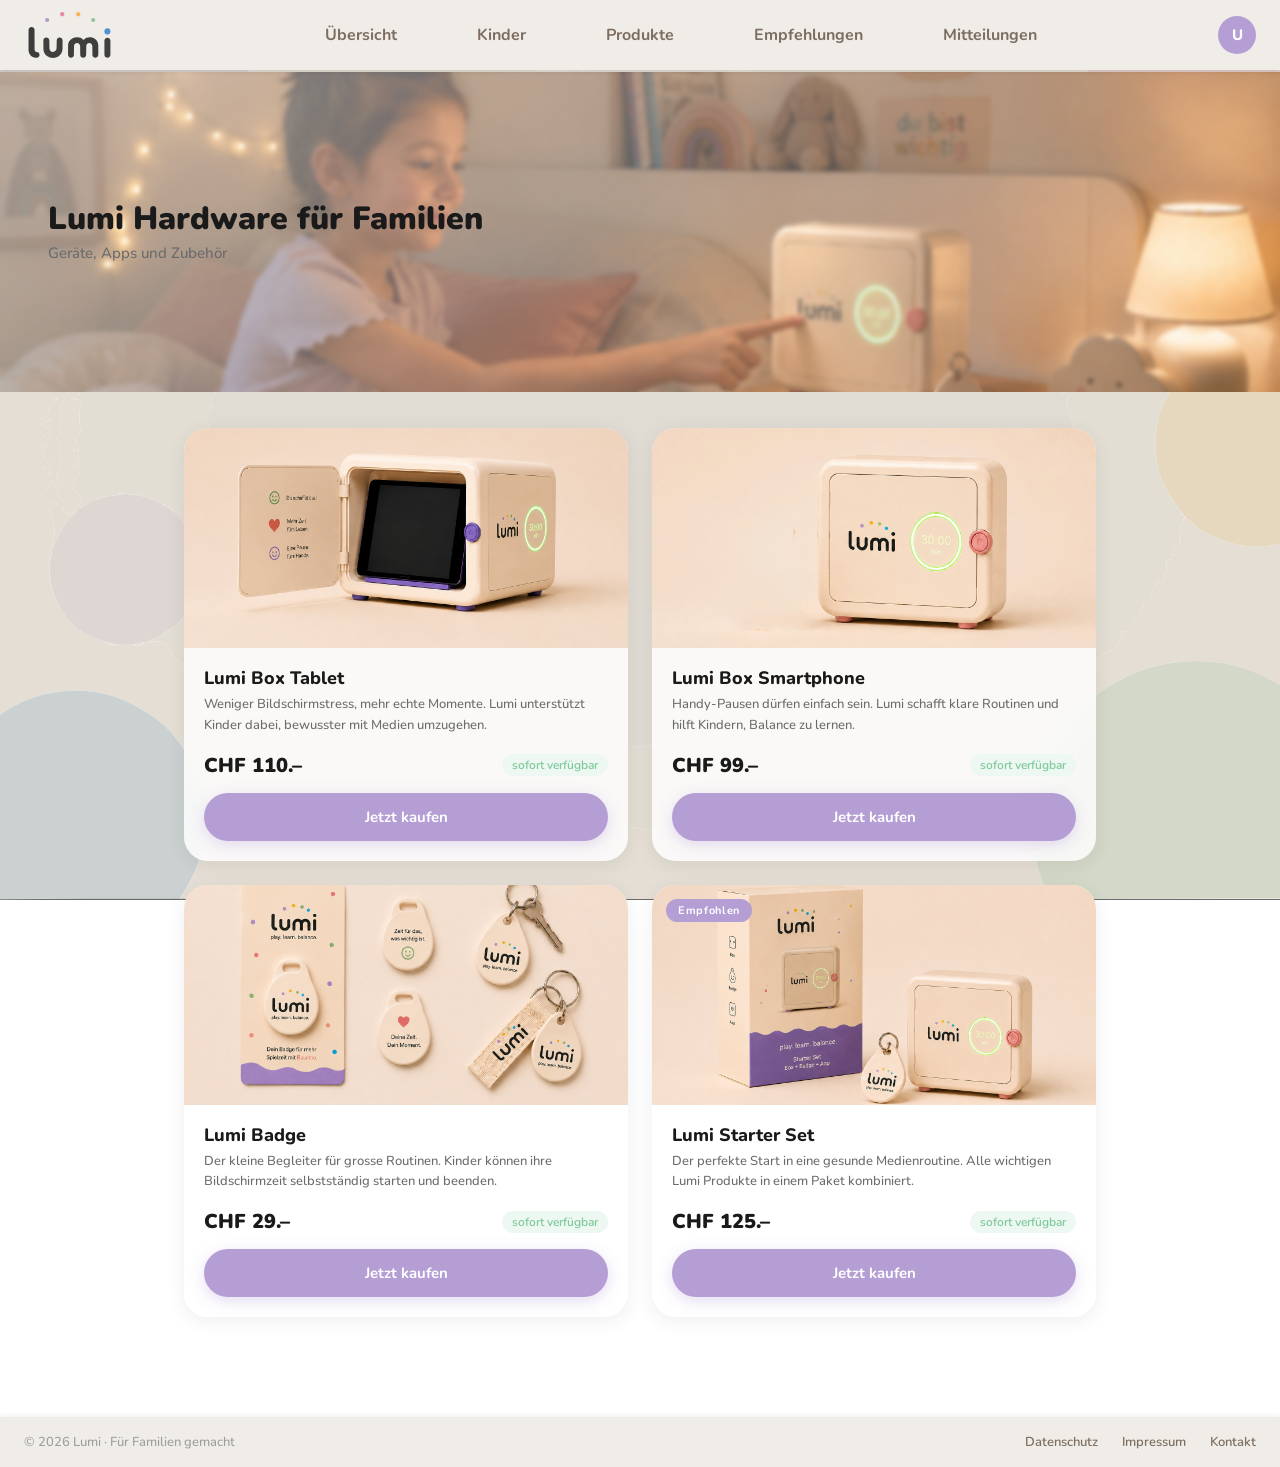
<file: produkte.html>
<!DOCTYPE html>
<html lang="de">
<head>
<meta charset="UTF-8" />
<meta name="viewport" content="width=device-width, initial-scale=1.0"/>
<title>Lumi – Produkte</title>
<link rel="icon" href="resources/assets/lumi_logo.svg" type="image/svg+xml">
<link rel="stylesheet" href="css/style.css" />
<link href="https://fonts.googleapis.com/css2?family=Nunito:wght@400;600;700;800;900&display=swap" rel="stylesheet"/>
</head>

<body class="produkte-page">
<nav>
  <div class="logo"><a href="index.html"><img src="resources/assets/lumi_logo.svg" alt="Logo"></a></div>
  <div class="nav-links">
    <a href="index.html" data-i18n-nav="nav_uebersicht">Übersicht</a>
    <a href="kinder.html" data-i18n-nav="nav_kinder">Kinder</a>
    <a href="produkte.html" data-i18n-nav="nav_produkte">Produkte</a>
    <a href="empfehlungen.html" data-i18n-nav="nav_empfehlungen">Empfehlungen</a>
    <a href="mitteilungen.html" data-i18n-nav="nav_mitteilungen">Mitteilungen</a>
  </div>
</nav>

<div class="shop-hero">
  <div class="shop-hero-overlay">
    <h1 class="shop-hero-title" data-i18n-shared="prod_hero_title">Lumi Hardware<br>für Familien</h1>
    <p class="shop-hero-subtitle" data-i18n-shared="prod_hero_subtitle">Geräte, Apps und Zubehör</p>
  </div>
</div>

<div class="shop-container">

  <!-- Karte 1: Tablet -->
  <div class="produkt-card">
    <div class="produkt-img-wrap">
      <img src="resources/assets/lumi_box_tablet.png" alt="Lumi Box Tablet" class="produkt-img"/>
    </div>
    <div class="produkt-info">
      <div class="produkt-name" data-i18n-shared="prod_tablet_name">Lumi Box Tablet</div>
      <div class="produkt-desc" data-i18n-shared="prod_tablet_desc">Weniger Bildschirmstress, mehr echte Momente. Lumi unterstützt Kinder dabei, bewusster mit Medien umzugehen.</div>
      <div class="produkt-footer">
        <div class="produkt-preis">CHF 110.–</div>
        <span class="produkt-verfuegbar" data-i18n-shared="prod_available">sofort verfügbar</span>
      </div>
      <button class="btn-kaufen" data-i18n-shared="prod_buy">Jetzt kaufen</button>
    </div>
  </div>

  <!-- Karte 2: Smartphone -->
  <div class="produkt-card">
    <div class="produkt-img-wrap">
      <img src="resources/assets/lumi_box_smartphone.png" alt="Lumi Box Smartphone" class="produkt-img"/>
    </div>
    <div class="produkt-info">
      <div class="produkt-name" data-i18n-shared="prod_phone_name">Lumi Box Smartphone</div>
      <div class="produkt-desc" data-i18n-shared="prod_phone_desc">Handy-Pausen dürfen einfach sein. Lumi schafft klare Routinen und hilft Kindern, Balance zu lernen.</div>
      <div class="produkt-footer">
        <div class="produkt-preis">CHF 99.–</div>
        <span class="produkt-verfuegbar" data-i18n-shared="prod_available">sofort verfügbar</span>
      </div>
      <button class="btn-kaufen" data-i18n-shared="prod_buy">Jetzt kaufen</button>
    </div>
  </div>

  <!-- Karte 3: Badge -->
  <div class="produkt-card">
    <div class="produkt-img-wrap">
      <img src="resources/assets/lumi_badge.png" alt="Lumi Badge" class="produkt-img"/>
    </div>
    <div class="produkt-info">
      <div class="produkt-name" data-i18n-shared="prod_badge_name">Lumi Badge</div>
      <div class="produkt-desc" data-i18n-shared="prod_badge_desc">Der kleine Begleiter für grosse Routinen. Kinder können ihre Bildschirmzeit selbstständig starten und beenden.</div>
      <div class="produkt-footer">
        <div class="produkt-preis">CHF 29.–</div>
        <span class="produkt-verfuegbar" data-i18n-shared="prod_available">sofort verfügbar</span>
      </div>
      <button class="btn-kaufen" data-i18n-shared="prod_buy">Jetzt kaufen</button>
    </div>
  </div>

  <!-- Karte 4: Starter Set -->
  <div class="produkt-card">
    <div class="produkt-badge" data-i18n-shared="prod_recommended">Empfohlen</div>
    <div class="produkt-img-wrap">
      <img src="resources/assets/lumi_starter_set.png" alt="Lumi Starter Set" class="produkt-img"/>
    </div>
    <div class="produkt-info">
      <div class="produkt-name" data-i18n-shared="prod_set_name">Lumi Starter Set</div>
      <div class="produkt-desc" data-i18n-shared="prod_set_desc">Der perfekte Start in eine gesunde Medienroutine. Alle wichtigen Lumi Produkte in einem Paket kombiniert.</div>
      <div class="produkt-footer">
        <div class="produkt-preis">CHF 125.–</div>
        <span class="produkt-verfuegbar" data-i18n-shared="prod_available">sofort verfügbar</span>
      </div>
      <button class="btn-kaufen" data-i18n-shared="prod_buy">Jetzt kaufen</button>
    </div>
  </div>

</div>

<script src="js/icons.js"></script>
<script src="js/nav.js"></script>
<script src="js/parent-icon-picker.js"></script>
<script>
  document.querySelectorAll('.btn-kaufen').forEach(function(btn) {
    btn.addEventListener('click', function() {
      window.location.href = 'bestellen.html';
    });
  });
</script>
</body>
</html>
</file>
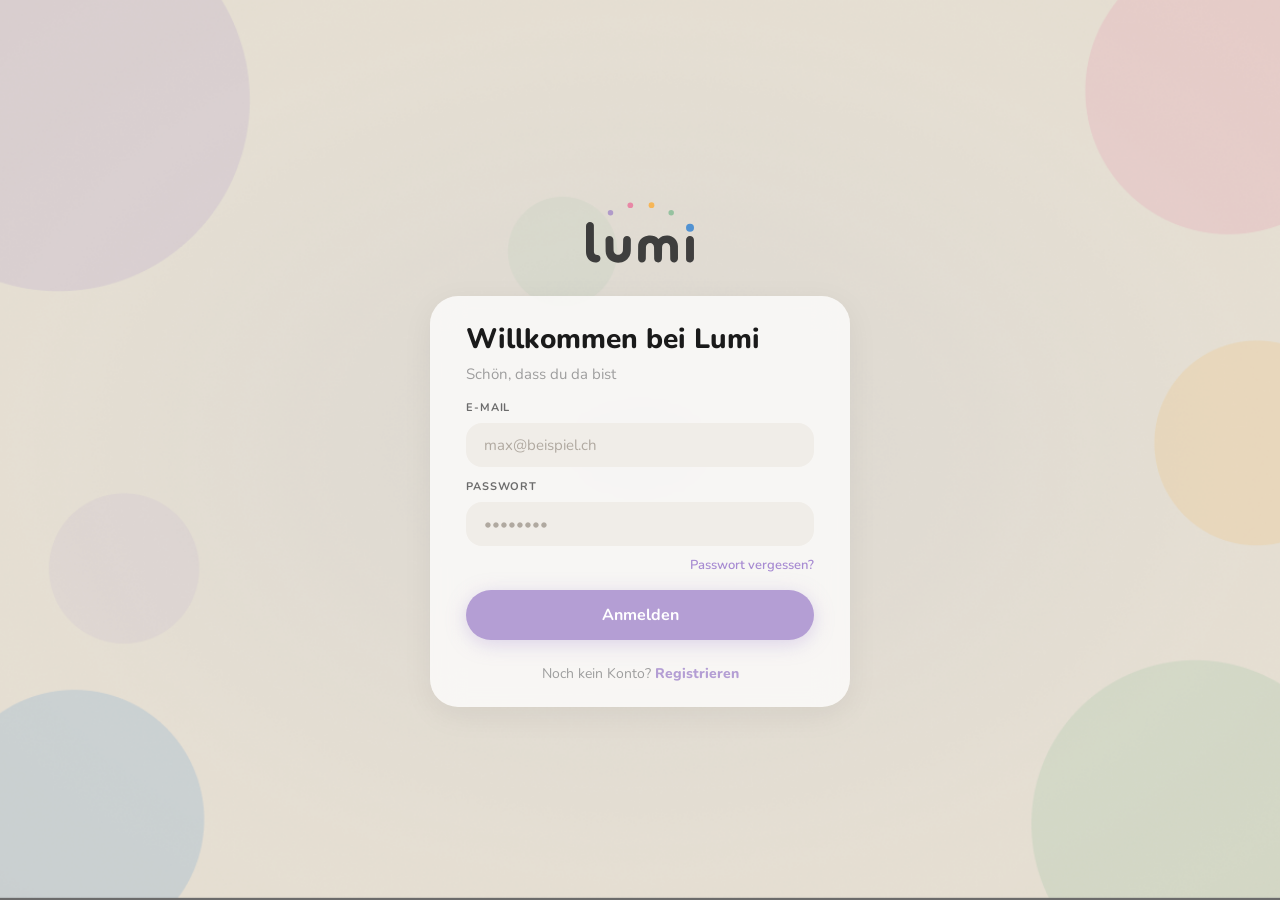
<file: protected.html>
<!doctype html>
<html lang="en">
  <head>
    <meta charset="UTF-8" />
    <title>Protected Page</title>
    <link rel="stylesheet" href="css/style.css" />
  </head>
  <body>
    <h1>Protected Page</h1>

    <div id="protectedContent">
      <h2>Welcome, <span id="userEmail"></span>!</h2>
      <p>Your user ID is: <span id="userId"></span></p>
    </div>

    <button id="logoutBtn">Logout</button>

    <script src="js/protected.js"></script>
    <script src="js/logout.js"></script>
  </body>
</html>
</file>
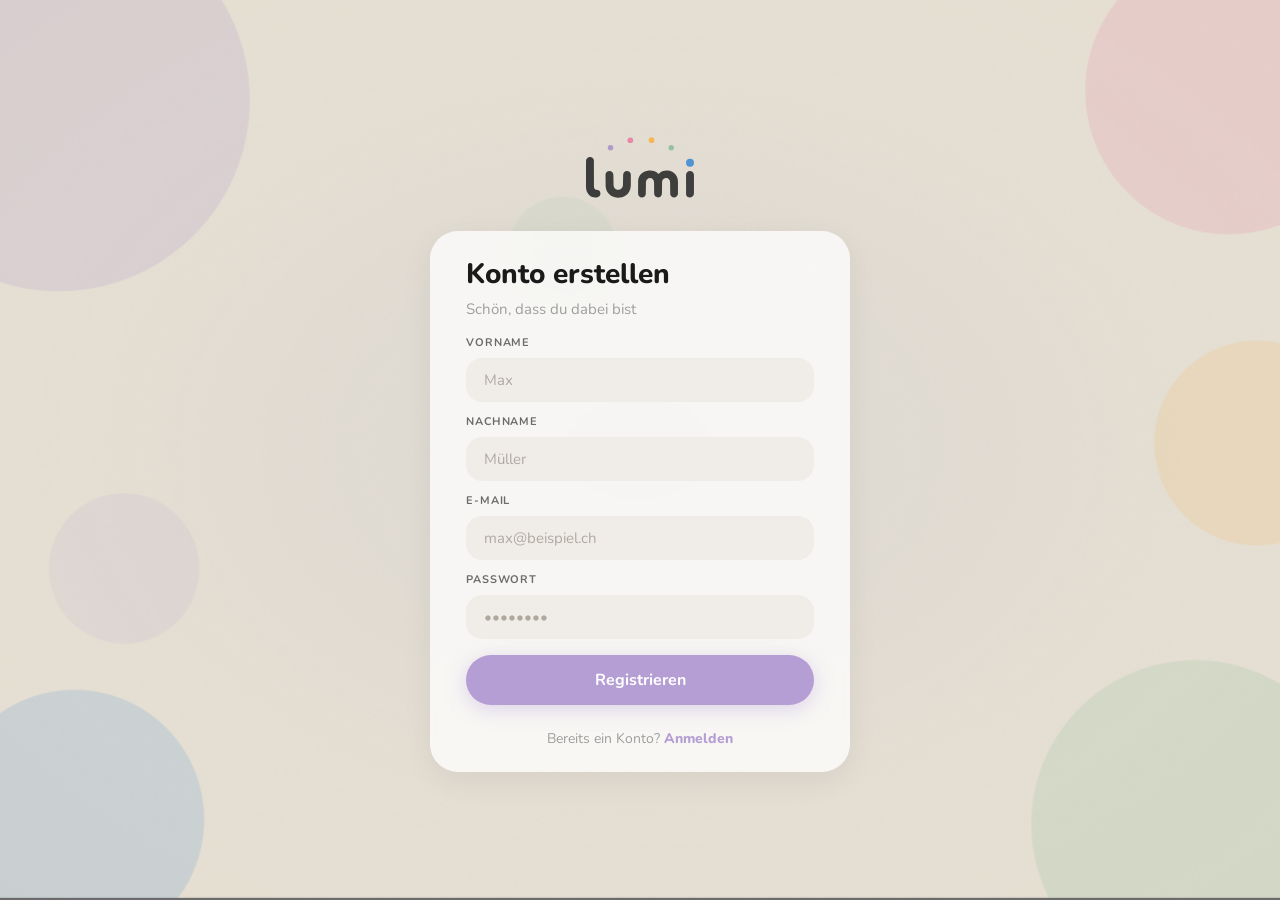
<file: register.html>
<!DOCTYPE html>
<html lang="de">
<head>
  <meta charset="UTF-8" />
  <title>Registrieren</title>
  <link rel="icon" href="resources/assets/lumi_logo.svg" type="image/svg+xml">
  <link rel="stylesheet" href="css/auth.css" />
  <link href="https://fonts.googleapis.com/css2?family=Nunito:wght@400;600;700;800&display=swap" rel="stylesheet" />
</head>

<body>
  <div class="login-container">

    <img src="resources/assets/lumi_logo.svg" alt="Logo" class="logo" />

    <div class="login-card">

      <div class="login-header">
        <h1>Konto erstellen</h1>
        <p>Schön, dass du dabei bist</p>
      </div>

      <form id="registerForm">

        <div class="form-group">
          <label for="firstName">VORNAME</label>
          <input type="text" id="firstName" placeholder="Max" required />
        </div>

        <div class="form-group">
          <label for="lastName">NACHNAME</label>
          <input type="text" id="lastName" placeholder="Müller" required />
        </div>

        <div class="form-group">
          <label for="email">E-MAIL</label>
          <input type="email" id="email" placeholder="max@beispiel.ch" required />
        </div>

        <div class="form-group">
          <label for="password">PASSWORT</label>
          <input type="password" id="password" placeholder="••••••••" required />
        </div>

        <button type="submit" class="btn-login">Registrieren</button>

      </form>

      <p class="register-text">
        Bereits ein Konto? <a href="login.html">Anmelden</a>
      </p>

    </div>

  </div>

  <script src="js/register.js"></script>
</body>
</html>
</file>
<file: css/style.css>
/* =============================================
   Globale Basis
   ============================================= */
   * {
    box-sizing: border-box;
    margin: 0;
    padding: 0;
  }
  
  body {
    font-family: 'Nunito', sans-serif;
    min-height: 100vh;
    background-image: url('../resources/assets/Hintergrund.svg');
    background-size: cover;
    background-position: center;
    background-repeat: no-repeat;
    background-attachment: fixed;
    padding-top: 80px;
    display: flex;
    flex-direction: column;
  }
  
  /* Push footer to bottom on short pages */
  .legal-page,
  .uebersicht-page,
  .kinder-page,
  .mitt-page-content,
  .empf-container,
  .shop-container {
    flex: 1;
  }
  
  /* =============================================
     Login Container
     ============================================= */
  .login-container {
    display: flex;
    flex-direction: column;
    align-items: center;
    justify-content: center;
    height: 100vh;
    gap: 24px;
    padding: 20px;
  }
  
  /* =============================================
     Logo
     ============================================= */
  .logo {
    width: 120px;
  }
  
  .logo a {
    padding: 0;
    margin: 0;
    background-color: transparent;
    border-radius: 0;
  }
  
  .logo a:hover {
    background-color: transparent;
  }
  
  /* =============================================
     Login Card
     ============================================= */
  .login-card {
    background: rgba(255, 255, 255, 0.75);
    backdrop-filter: blur(16px);
    -webkit-backdrop-filter: blur(16px);
    border-radius: 28px;
    padding: 24px 36px;
    width: 100%;
    max-width: 420px;
    box-shadow: 0 8px 32px rgba(0, 0, 0, 0.06);
  }
  
  /* =============================================
     Header
     ============================================= */
  .login-header {
    margin-bottom: 16px;
  }
  
  .login-header h1 {
    font-size: 28px;
    font-weight: 800;
    color: #1a1a1a;
    margin-bottom: 6px;
  }
  
  /* =============================================
     Formular
     ============================================= */
  .form-group {
    margin-bottom: 12px;
  }
  
  .form-group label {
    display: block;
    font-size: 11px;
    font-weight: 700;
    letter-spacing: 0.08em;
    color: #6b6b6b;
    margin-bottom: 8px;
  }
  
  .form-group input {
    width: 100%;
    padding: 12px 18px;
    border: none;
    border-radius: 16px;
    background: #f0ede8;
    font-family: 'Nunito', sans-serif;
    font-size: 15px;
    color: #1a1a1a;
    outline: none;
    transition: background 0.2s, box-shadow 0.2s;
  }
  
  .form-group input::placeholder {
    color: #b0a9a0;
  }
  
  .form-group input:focus {
    background: #e8e4de;
    box-shadow: 0 0 0 3px rgba(167, 139, 210, 0.20);
  }
  
  /* =============================================
     Passwort vergessen
     ============================================= */
  .forgot-link {
    display: block;
    text-align: right;
    margin-top: 10px;
    font-size: 13px;
    font-weight: 600;
    color: #a78bd2;
    text-decoration: none;
  }
  
  .forgot-link:hover {
    color: #8a6bbf;
  }
  
  /* =============================================
     Login Button
     ============================================= */
  .btn-login {
    width: 100%;
    padding: 14px;
    margin-top: 4px;
    border: none;
    border-radius: 50px;
    background: #b49ed4;
    color: #fff;
    font-family: 'Nunito', sans-serif;
    font-size: 16px;
    font-weight: 700;
    cursor: pointer;
    transition: background 0.2s, transform 0.1s, box-shadow 0.2s;
    box-shadow: 0 4px 20px rgba(167, 139, 210, 0.35);
  }
  
  .btn-login:hover {
    background: #a38bc8;
    box-shadow: 0 6px 24px rgba(167, 139, 210, 0.45);
  }
  
  .btn-login:active {
    transform: scale(0.98);
  }
  
  /* =============================================
     Registrieren Link
     ============================================= */
  .register-text {
    text-align: center;
    margin-top: 24px;
    font-size: 14px;
    color: #9e9e9e;
  }
  
  .register-text a {
    font-weight: 800;
    color: #b49ed4;
    text-decoration: none;
  }
  
  .register-text a:hover {
    color: #8a6bbf;
  }
  
  /* =============================================
     Nav
     ============================================= */
  nav {
    display: flex;
    align-items: center;
    background-color: #f0ede8;
    position: fixed;
    top: 0;
    left: 0;
    width: 100%;
    z-index: 999;
    padding: 5px 24px;
    box-sizing: border-box;
    margin: 0;
    box-shadow: 0 2px 4px rgba(0, 0, 0, 0.1);
    overflow: visible;
  }
  
  nav .logo {
    flex-shrink: 0;
  }
  
  nav img {
    height: 60px;
    width: auto;
    display: block;
    flex-shrink: 0;
  }
  
  .nav-links {
    flex: 1;
    display: flex;
    justify-content: center;
    align-items: center;
    gap: 40px;
  }
  
  .nav-links a {
    color: #7C6E61;
    padding: 14px 20px;
    text-decoration: none;
    text-align: center;
    transition: background-color 0.3s, color 0.3s;
    font-weight: bold;
    border-radius: 10px;
    white-space: nowrap;
  }
  
  .nav-links a:hover,
  .nav-links a.active {
    background-color: #ffffff;
    color: #333;
  }
  
  /* =============================================
     Nav Profil Dropdown
     ============================================= */
  .nav-profile-wrap {
    position: relative;
    margin-left: auto;
    flex-shrink: 0;
    align-self: center;
  }
  
  .nav-profile-btn {
    background: none;
    border: none;
    cursor: pointer;
    padding: 0;
    display: flex;
    align-items: center;
  }
  
  .nav-profile-avatar {
    width: 38px;
    height: 38px;
    border-radius: 50%;
    background: #b49ed4;
    color: #fff;
    font-size: 15px;
    font-weight: 800;
    display: flex;
    align-items: center;
    justify-content: center;
    font-family: 'Nunito', sans-serif;
    transition: transform 0.15s, box-shadow 0.15s;
  }
  
  .nav-profile-btn:hover .nav-profile-avatar {
    transform: scale(1.07);
    box-shadow: 0 4px 12px rgba(180, 158, 212, 0.4);
  }
  
  .nav-profile-dropdown {
    display: none;
    position: absolute;
    top: calc(100% + 12px);
    right: 0;
    width: 240px;
    background: #fff;
    border-radius: 20px;
    box-shadow: 0 12px 40px rgba(0,0,0,0.13);
    padding: 8px;
    z-index: 1100;
    animation: dropdownIn 0.18s ease;
  }
  
  .nav-profile-dropdown.active {
    display: block;
  }
  
  @keyframes dropdownIn {
    from { opacity: 0; transform: translateY(-8px) scale(0.97); }
    to   { opacity: 1; transform: translateY(0) scale(1); }
  }
  
  .nav-profile-info {
    display: flex;
    align-items: center;
    gap: 12px;
    padding: 10px 12px 14px;
  }
  
  .nav-profile-avatar-lg {
    width: 42px;
    height: 42px;
    border-radius: 50%;
    background: #b49ed4;
    color: #fff;
    font-size: 17px;
    font-weight: 800;
    display: flex;
    align-items: center;
    justify-content: center;
    font-family: 'Nunito', sans-serif;
    flex-shrink: 0;
  }
  
  .nav-profile-name {
    font-size: 14px;
    font-weight: 800;
    color: #1a1a1a;
  }
  
  .nav-profile-email {
    font-size: 12px;
    color: #9e9e9e;
    font-weight: 500;
  }
  
  .nav-profile-divider {
    height: 1px;
    background: #f0ede8;
    margin: 4px 0;
  }
  
  .nav-profile-item {
    display: flex;
    align-items: center;
    gap: 10px;
    width: 100%;
    padding: 10px 12px;
    border: none;
    background: none;
    font-family: 'Nunito', sans-serif;
    font-size: 14px;
    font-weight: 600;
    color: #4a4a4a;
    cursor: pointer;
    border-radius: 12px;
    text-align: left;
    transition: background 0.15s;
  }
  
  .nav-profile-item:hover {
    background: #f5f2ee;
  }
  
  .nav-profile-item--logout {
    color: #e05260;
  }
  
  .nav-profile-item--logout:hover {
    background: #fef2f4;
  }
  
  .nav-profile-item--lang {
    cursor: default;
  }
  
  .nav-lang-toggle {
    margin-left: auto;
    display: flex;
    gap: 4px;
  }
  
  .nav-lang-btn {
    padding: 4px 10px;
    border: none;
    border-radius: 8px;
    font-family: 'Nunito', sans-serif;
    font-size: 12px;
    font-weight: 700;
    cursor: pointer;
    background: #f0ede8;
    color: #7C6E61;
    transition: background 0.15s, color 0.15s;
  }
  
  .nav-lang-btn.active {
    background: #b49ed4;
    color: #fff;
  }
  
  /* =============================================
     Burger Menü
     ============================================= */
  .burger-menu {
    display: none;
    flex-direction: column;
    justify-content: space-between;
    width: 26px;
    height: 18px;
    background: transparent;
    border: none;
    cursor: pointer;
    padding: 0;
    z-index: 1001;
  }
  
  .burger-menu span {
    width: 100%;
    height: 3px;
    background-color: #7C6E61;
    border-radius: 2px;
    transition: transform 0.25s ease, opacity 0.25s ease;
  }
  
  /* =============================================
     Responsive Mobile (max-width: 768px)
     ============================================= */
  @media (max-width: 768px) {
  
    /* Burger anzeigen, nach rechts schieben */
    .burger-menu {
      display: flex;
      margin-left: auto;
      margin-right: 8px;
    }
  
    /* Avatar bleibt rechts neben dem Burger */
    .nav-profile-wrap {
      margin-left: 0;
    }
  
    /* Nav-Links als ausklappbares Dropdown */
    .nav-links {
      flex: none !important;
      display: none;
      flex-direction: column;
      justify-content: flex-start;
      align-items: stretch;
      gap: 10px;
      position: absolute;
      top: 100%;
      left: 0;
      width: 100%;
      background-color: #f0ede8;
      padding: 16px 24px;
      box-sizing: border-box;
      box-shadow: 0 4px 10px rgba(0, 0, 0, 0.1);
      z-index: 1050;
    }
  
    .nav-links.active {
      display: flex !important;
    }
  
    .nav-links a {
      text-align: left;
      padding: 12px 16px;
      width: 100%;
      box-sizing: border-box;
    }
  
    /* Burger X-Animation */
    .burger-menu.open span:nth-child(1) {
      transform: translateY(7.5px) rotate(45deg);
    }
    .burger-menu.open span:nth-child(2) {
      opacity: 0;
    }
    .burger-menu.open span:nth-child(3) {
      transform: translateY(-7.5px) rotate(-45deg);
    }
  
    /* Seiten-Layouts */
    .uebersicht-two-col     { grid-template-columns: 1fr; }
    .uebersicht-header      { flex-direction: column; }
    .uebersicht-woche-chart { height: 140px; }
    .shop-container         { grid-template-columns: 1fr; }
    .empf-tipps-grid        { grid-template-columns: 1fr; }
  }
  
  /* =============================================
     Produkte Seite
     ============================================= */
  .shop-hero {
    width: 100%;
    height: 220px;
    background-image: url('../resources/assets/lumi_hintergrundbild.png');
    background-size: cover;
    background-position: center 35%;
    border-radius: 0;
    position: relative;
    overflow: hidden;
    margin-top: 0;
  }
  
  body.produkte-page {
    padding-top: 0;
  }
  
  body.produkte-page .shop-hero {
    margin-top: 72px;
    height: 320px;
  }
  
  .shop-hero-overlay {
    position: absolute;
    inset: 0;
    background: linear-gradient(135deg, rgba(255,255,255,0.55) 0%, rgba(255,255,255,0.15) 100%);
    backdrop-filter: blur(2px);
    display: flex;
    flex-direction: column;
    justify-content: center;
    padding: 0 48px;
  }
  
  .shop-hero-label {
    font-size: 11px;
    font-weight: 700;
    letter-spacing: 0.12em;
    color: #b49ed4;
    text-transform: uppercase;
    margin-bottom: 8px;
  }
  
  .shop-hero-title {
    font-size: 32px;
    font-weight: 900;
    color: #1a1a1a;
    line-height: 1.15;
    margin-bottom: 6px;
  }
  
  .shop-hero-subtitle {
    font-size: 15px;
    color: #6b6b6b;
    font-weight: 500;
  }
  
  .shop-container {
    display: grid;
    grid-template-columns: repeat(2, 1fr);
    gap: 24px;
    max-width: 960px;
    margin: 36px auto 60px;
    padding: 0 24px;
    width: 100%;
  }
  
  .produkt-card {
    background: rgba(255, 255, 255, 0.82);
    backdrop-filter: blur(12px);
    -webkit-backdrop-filter: blur(12px);
    border-radius: 24px;
    overflow: hidden;
    box-shadow: 0 4px 20px rgba(0,0,0,0.07);
    position: relative;
    transition: transform 0.2s, box-shadow 0.2s;
  }
  
  .produkt-card:hover {
    transform: translateY(-4px);
    box-shadow: 0 10px 32px rgba(0,0,0,0.11);
  }
  
  .produkt-badge {
    position: absolute;
    top: 14px;
    left: 14px;
    background: #b49ed4;
    color: #fff;
    font-size: 11px;
    font-weight: 700;
    letter-spacing: 0.06em;
    padding: 4px 12px;
    border-radius: 50px;
    z-index: 2;
  }
  
  .produkt-img-wrap {
    width: 100%;
    height: 220px;
    background: #f5f2ee;
    overflow: hidden;
    position: relative;
  }
  
  .produkt-img {
    width: 100%;
    height: 100%;
    object-fit: cover;
    display: block;
    transition: transform 0.3s ease;
  }
  
  .produkt-card:hover .produkt-img {
    transform: scale(1.03);
  }
  
  .produkt-label-tag {
    background: #b49ed4;
    color: #fff;
    font-size: 12px;
    font-weight: 700;
    padding: 6px 16px;
    letter-spacing: 0.04em;
  }
  
  .produkt-info {
    padding: 18px 20px 20px;
  }
  
  .produkt-name {
    font-size: 18px;
    font-weight: 800;
    color: #1a1a1a;
    margin-bottom: 4px;
  }
  
  .produkt-desc {
    font-size: 13px;
    color: #6b6b6b;
    margin-bottom: 16px;
    font-weight: 500;
    line-height: 1.6;
  }
  
  .produkt-tags {
    display: flex;
    flex-wrap: wrap;
    gap: 6px;
    margin-bottom: 14px;
  }
  
  .tag {
    background: #f0ede8;
    color: #6b6b6b;
    font-size: 11px;
    font-weight: 700;
    padding: 4px 10px;
    border-radius: 50px;
    letter-spacing: 0.03em;
  }
  
  .produkt-footer {
    display: flex;
    align-items: center;
    justify-content: space-between;
    margin-bottom: 14px;
  }
  
  .produkt-preis {
    font-size: 20px;
    font-weight: 900;
    color: #1a1a1a;
  }
  
  .produkt-verfuegbar {
    font-size: 12px;
    font-weight: 600;
    color: #7ec99a;
    background: #edf8f2;
    padding: 3px 10px;
    border-radius: 50px;
  }
  
  .btn-kaufen {
    width: 100%;
    padding: 14px;
    border: none;
    border-radius: 50px;
    background: #b49ed4;
    color: #fff;
    font-family: 'Nunito', sans-serif;
    font-size: 15px;
    font-weight: 700;
    cursor: pointer;
    transition: background 0.2s, transform 0.1s, box-shadow 0.2s;
    box-shadow: 0 4px 16px rgba(167, 139, 210, 0.3);
  }
  
  .btn-kaufen:hover {
    background: #a38bc8;
    box-shadow: 0 6px 20px rgba(167, 139, 210, 0.42);
  }
  
  .btn-kaufen:active {
    transform: scale(0.98);
  }
  
  /* =============================================
     Empfehlungen Seite
     ============================================= */
  .empf-container {
    max-width: 720px;
    margin: 0 auto;
    padding: 40px 24px 60px;
    width: 100%;
  }
  
  .empf-title {
    font-size: 28px;
    font-weight: 900;
    color: #1a1a1a;
    margin-bottom: 8px;
    line-height: 1.2;
  }
  
  .empf-subtitle {
    font-size: 14px;
    color: #6b6b6b;
    font-weight: 500;
    line-height: 1.6;
    margin-bottom: 24px;
  }
  
  .empf-hinweis {
    display: flex;
    align-items: flex-start;
    gap: 10px;
    background: rgba(255, 255, 255, 0.75);
    backdrop-filter: blur(12px);
    -webkit-backdrop-filter: blur(12px);
    border-radius: 14px;
    padding: 14px 18px;
    font-size: 13px;
    color: #6b6b6b;
    line-height: 1.6;
    margin-bottom: 28px;
    border-left: 3px solid #b49ed4;
  }
  
  .empf-hinweis-icon {
    flex-shrink: 0;
    margin-top: 1px;
  }
  
  .empf-hinweis strong {
    color: #b49ed4;
    font-weight: 700;
  }
  
  .empf-hinweis a {
    color: #b49ed4;
    text-decoration: none;
    font-weight: 700;
  }
  
  .empf-hinweis a:hover {
    text-decoration: underline;
  }
  
  .empf-list-wrap {
    display: flex;
    flex-direction: column;
    gap: 14px;
    margin-bottom: 36px;
  }
  
  .empf-card {
    background: rgba(255, 255, 255, 0.82);
    backdrop-filter: blur(12px);
    -webkit-backdrop-filter: blur(12px);
    border-radius: 20px;
    padding: 18px 22px 16px;
    box-shadow: 0 4px 16px rgba(0,0,0,0.06);
    transition: transform 0.2s, box-shadow 0.2s;
  }
  
  .empf-card:hover {
    transform: translateY(-2px);
    box-shadow: 0 8px 24px rgba(0,0,0,0.09);
  }
  
  .empf-card--pink   { border-left: 4px solid #E888A6; }
  .empf-card--orange { border-left: 4px solid #F6B657; }
  .empf-card--green  { border-left: 4px solid #96C2A0; }
  .empf-card--blue   { border-left: 4px solid #5192D2; }
  .empf-card--purple { border-left: 4px solid #B09AC9; }
  
  .empf-card-top {
    display: flex;
    align-items: center;
    gap: 10px;
    margin-bottom: 10px;
  }
  
  .empf-age-label {
    font-size: 11px;
    font-weight: 700;
    letter-spacing: 0.1em;
    text-transform: uppercase;
  }
  
  .empf-age-label--pink   { color: #E888A6; }
  .empf-age-label--orange { color: #F6B657; }
  .empf-age-label--green  { color: #96C2A0; }
  .empf-age-label--blue   { color: #5192D2; }
  .empf-age-label--purple { color: #B09AC9; }
  
  .empf-minbadge {
    margin-left: auto;
    font-size: 11px;
    font-weight: 700;
    padding: 3px 10px;
    border-radius: 50px;
  }
  
  .empf-minbadge--orange { background: #FEF3E2; color: #F6B657; }
  .empf-minbadge--green  { background: #EDF6EF; color: #96C2A0; }
  .empf-minbadge--blue   { background: #EAF2FB; color: #5192D2; }
  
  .empf-card-title {
    font-size: 16px;
    font-weight: 800;
    color: #1a1a1a;
    margin-bottom: 10px;
  }
  
  .empf-list {
    list-style: none;
    padding: 0;
    margin-bottom: 12px;
  }
  
  .empf-list li {
    font-size: 13px;
    color: #4a4a4a;
    line-height: 1.6;
    padding: 2px 0 2px 16px;
    position: relative;
  }
  
  .empf-list li::before {
    content: '*';
    position: absolute;
    left: 0;
    color: #b49ed4;
    font-weight: 900;
    font-size: 14px;
    line-height: 1.5;
  }
  
  .empf-quelle {
    font-size: 11px;
    color: #b0a9a0;
    display: block;
    margin-top: 4px;
  }
  
  .empf-tipps {
    background: transparent;
    padding: 0;
    margin-bottom: 24px;
  }
  
  .empf-tipps-title {
    font-size: 20px;
    font-weight: 800;
    color: #1a1a1a;
    margin-bottom: 4px;
  }
  
  .empf-tipps-subtitle {
    font-size: 13px;
    color: #9e9e9e;
    margin-bottom: 20px;
    font-weight: 500;
  }
  
  .empf-tipps-grid {
    display: grid;
    grid-template-columns: repeat(2, 1fr);
    gap: 18px;
  }
  
  .empf-tipp-card {
    display: flex;
    align-items: flex-start;
    gap: 12px;
    background: rgba(255, 255, 255, 0.82);
    backdrop-filter: blur(12px);
    -webkit-backdrop-filter: blur(12px);
    border-radius: 20px;
    padding: 18px 20px;
    box-shadow: 0 4px 16px rgba(0, 0, 0, 0.06);
    transition: transform 0.2s, box-shadow 0.2s;
  }
  
  .empf-tipp-card:hover {
    transform: translateY(-2px);
    box-shadow: 0 8px 24px rgba(0, 0, 0, 0.09);
  }
  
  .empf-tipp-icon {
    width: 38px;
    height: 38px;
    border-radius: 12px;
    display: flex;
    align-items: center;
    justify-content: center;
    flex-shrink: 0;
  }
  
  .empf-tipp-icon--pink   { background: #FDEEF2; }
  .empf-tipp-icon--blue   { background: #EAF2FB; }
  .empf-tipp-icon--green  { background: #EDF6EF; }
  .empf-tipp-icon--purple { background: #F3F0F8; }
  
  .empf-tipp-name {
    font-size: 13px;
    font-weight: 800;
    color: #1a1a1a;
    margin-bottom: 4px;
  }
  
  .empf-tipp-text {
    font-size: 12px;
    color: #6b6b6b;
    line-height: 1.6;
    font-weight: 500;
  }
  
  .empf-footer-quelle {
    font-size: 11px;
    color: #b0a9a0;
    text-align: center;
    line-height: 1.8;
  }
  
  .empf-footer-icon {
    display: inline;
    vertical-align: middle;
    margin-right: 4px;
  }
  
  .empf-footer-quelle a {
    color: #b49ed4;
    text-decoration: none;
    font-weight: 600;
  }
  
  .empf-footer-quelle a:hover {
    text-decoration: underline;
  }
  
  /* =============================================
     Mitteilungen Seite
     ============================================= */
  .mitt-page-content {
    max-width: 680px;
    margin: 0 auto;
    padding: 40px 20px 60px;
    width: 100%;
  }
  
  .mitt-top-bar {
    display: flex;
    align-items: center;
    justify-content: space-between;
    margin-bottom: 24px;
  }
  
  .mitt-page-title {
    font-size: 28px;
    font-weight: 800;
    color: #1a1a1a;
  }
  
  .mitt-mark-all-btn {
    background: none;
    border: none;
    font-family: 'Nunito', sans-serif;
    font-size: 13px;
    font-weight: 700;
    color: #b49ed4;
    cursor: pointer;
    padding: 0;
    transition: color 0.2s;
  }
  
  .mitt-mark-all-btn:hover {
    color: #8a6bbf;
  }
  
  .mitt-filter-tabs {
    display: flex;
    gap: 10px;
    margin-bottom: 24px;
  }
  
  .mitt-filter-tab {
    padding: 8px 18px;
    border-radius: 50px;
    border: none;
    font-family: 'Nunito', sans-serif;
    font-size: 14px;
    font-weight: 700;
    cursor: pointer;
    transition: background 0.2s, color 0.2s;
    background: rgba(255, 255, 255, 0.6);
    color: #7C6E61;
  }
  
  .mitt-filter-tab.active {
    background: #b49ed4;
    color: #fff;
  }
  
  .mitt-filter-tab:hover:not(.active) {
    background: #fff;
  }
  
  .mitt-notification-list {
    display: flex;
    flex-direction: column;
    gap: 12px;
  }
  
  .mitt-notification-card {
    background: rgba(255, 255, 255, 0.82);
    backdrop-filter: blur(12px);
    -webkit-backdrop-filter: blur(12px);
    border-radius: 20px;
    padding: 18px 20px;
    display: flex;
    align-items: flex-start;
    gap: 16px;
    box-shadow: 0 2px 12px rgba(0, 0, 0, 0.05);
    transition: transform 0.15s, box-shadow 0.15s;
    cursor: pointer;
    position: relative;
  }
  
  .mitt-notification-card:hover {
    transform: translateY(-2px);
    box-shadow: 0 6px 20px rgba(0, 0, 0, 0.08);
  }
  
  .mitt-notification-card.unread::after {
    content: '';
    position: absolute;
    top: 20px;
    right: 20px;
    width: 9px;
    height: 9px;
    border-radius: 50%;
    background: #e8829a;
  }
  
  .mitt-notif-icon {
    width: 44px;
    height: 44px;
    border-radius: 14px;
    display: flex;
    align-items: center;
    justify-content: center;
    flex-shrink: 0;
  }
  
  .mitt-notif-icon--pink   { background: #FDEEF2; }
  .mitt-notif-icon--orange { background: #FEF3E2; }
  .mitt-notif-icon--green  { background: #EDF6EF; }
  .mitt-notif-icon--blue   { background: #EAF2FB; }
  .mitt-notif-icon--purple { background: #F3F0F8; }
  
  .mitt-notif-body {
    flex: 1;
    min-width: 0;
  }
  
  .mitt-notif-title {
    font-size: 15px;
    font-weight: 700;
    color: #1a1a1a;
    margin-bottom: 3px;
  }
  
  .mitt-notif-desc {
    font-size: 13px;
    color: #7C6E61;
    margin-bottom: 5px;
    line-height: 1.4;
  }
  
  .mitt-notif-time {
    font-size: 12px;
    color: #b0a9a0;
    font-weight: 600;
  }
  
  .mitt-empty-state {
    text-align: center;
    padding: 60px 20px;
    color: #b0a9a0;
    display: none;
  }
  
  .mitt-empty-icon {
    margin-bottom: 16px;
  }
  
  .mitt-empty-state p {
    font-size: 15px;
    font-weight: 600;
  }
  
  /* =============================================
     Kinder Seite
     ============================================= */
  .kinder-page {
    max-width: 1060px;
    margin: 0 auto;
    padding: 40px 24px 60px;
    width: 100%;
  }
  
  .kinder-header {
    display: flex;
    align-items: center;
    justify-content: space-between;
    margin-bottom: 28px;
  }
  
  .kinder-title {
    font-size: 28px;
    font-weight: 900;
    color: #1a1a1a;
    margin-bottom: 4px;
  }
  
  .kinder-subtitle {
    font-size: 14px;
    color: #9e9e9e;
    font-weight: 600;
  }
  
  .kinder-add-btn {
    display: flex;
    align-items: center;
    gap: 8px;
    padding: 12px 22px;
    border: none;
    border-radius: 50px;
    background: #b49ed4;
    color: #fff;
    font-family: 'Nunito', sans-serif;
    font-size: 14px;
    font-weight: 700;
    cursor: pointer;
    transition: background 0.2s, box-shadow 0.2s;
    box-shadow: 0 4px 16px rgba(167, 139, 210, 0.3);
  }
  
  .kinder-add-btn:hover {
    background: #a38bc8;
    box-shadow: 0 6px 20px rgba(167, 139, 210, 0.42);
  }
  
  .kinder-grid {
    display: grid;
    grid-template-columns: repeat(auto-fill, minmax(280px, 1fr));
    gap: 24px;
  }
  
  .kinder-card {
    background: rgba(255, 255, 255, 0.82);
    backdrop-filter: blur(12px);
    -webkit-backdrop-filter: blur(12px);
    border-radius: 24px;
    padding: 24px 22px 20px;
    box-shadow: 0 4px 20px rgba(0, 0, 0, 0.06);
    position: relative;
    text-align: center;
    transition: transform 0.2s, box-shadow 0.2s;
    display: flex;
    flex-direction: column;
  }
  
  .kinder-card:hover {
    transform: translateY(-3px);
    box-shadow: 0 8px 28px rgba(0, 0, 0, 0.09);
  }
  
  .kinder-streak {
    position: absolute;
    top: 14px;
    left: 14px;
    display: flex;
    align-items: center;
    gap: 4px;
    font-size: 12px;
    font-weight: 700;
    padding: 4px 10px;
    border-radius: 50px;
  }
  
  .kinder-color-change-btn {
    position: absolute;
    top: 14px;
    right: 14px;
    width: 32px;
    height: 32px;
    border-radius: 50%;
    border: none;
    cursor: pointer;
    display: flex;
    align-items: center;
    justify-content: center;
    transition: transform 0.15s;
  }
  
  .kinder-color-change-btn:hover {
    transform: scale(1.1);
  }
  
  .kinder-avatar {
    width: 72px;
    height: 72px;
    border-radius: 50%;
    display: flex;
    align-items: center;
    justify-content: center;
    margin: 8px auto 12px;
  }
  
  .kinder-avatar span {
    font-size: 28px;
    font-weight: 900;
  }
  
  .kinder-card-name {
    font-size: 18px;
    font-weight: 800;
    color: #1a1a1a;
    margin-bottom: 2px;
  }
  
  .kinder-card-age {
    font-size: 13px;
    color: #9e9e9e;
    font-weight: 600;
    margin-bottom: 16px;
  }
  
  .kinder-stats {
    text-align: left;
    margin-bottom: 16px;
  }
  
  .kinder-stat-row {
    display: flex;
    justify-content: space-between;
    align-items: center;
    margin-bottom: 6px;
  }
  
  .kinder-stat-label {
    font-size: 13px;
    font-weight: 600;
    color: #6b6b6b;
  }
  
  .kinder-stat-value {
    font-size: 13px;
    font-weight: 800;
  }
  
  .kinder-progress-bar {
    width: 100%;
    height: 6px;
    border-radius: 50px;
    overflow: hidden;
    margin-bottom: 12px;
  }
  
  .kinder-progress-fill {
    height: 100%;
    border-radius: 50px;
    transition: width 0.5s ease;
  }
  
  .kinder-week-chart {
    display: flex;
    align-items: flex-end;
    justify-content: space-between;
    gap: 6px;
    height: 100px;
    padding: 8px 0;
    margin-bottom: 14px;
  }
  
  .kinder-bar-col {
    flex: 1;
    display: flex;
    flex-direction: column;
    align-items: center;
    justify-content: flex-end;
    height: 100%;
  }
  
  .kinder-bar {
    width: 100%;
    max-width: 28px;
    border-radius: 6px 6px 3px 3px;
  }
  
  .kinder-bar-label {
    font-size: 10px;
    color: #9e9e9e;
    font-weight: 600;
    margin-top: 6px;
  }
  
  .kinder-badges {
    display: flex;
    flex-wrap: wrap;
    gap: 6px;
    justify-content: center;
    margin-bottom: 16px;
  }
  
  .kinder-badge {
    font-size: 11px;
    font-weight: 700;
    padding: 4px 12px;
    border-radius: 50px;
  }
  
  .kinder-devices-section {
    text-align: left;
    margin-bottom: 16px;
    padding-top: 14px;
    border-top: 1px solid rgba(0, 0, 0, 0.06);
  }
  
  .kinder-devices-label {
    font-size: 10px;
    font-weight: 700;
    letter-spacing: 0.1em;
    color: #9e9e9e;
    margin-bottom: 8px;
  }
  
  .kinder-devices-list {
    display: flex;
    flex-wrap: wrap;
    gap: 8px;
  }
  
  .kinder-device {
    display: flex;
    align-items: center;
    gap: 5px;
    font-size: 12px;
    font-weight: 600;
    color: #6b6b6b;
    padding: 4px 12px;
    border-radius: 50px;
    background: #f0ede8;
  }
  
  .kinder-card-actions {
    display: grid;
    grid-template-columns: 1fr 1fr;
    gap: 10px;
    margin-top: auto;
  }
  
  .kinder-btn-details,
  .kinder-btn-limit {
    padding: 12px;
    border: none;
    border-radius: 50px;
    font-family: 'Nunito', sans-serif;
    font-size: 14px;
    font-weight: 700;
    cursor: pointer;
    background: var(--child-color-light);
    color: var(--child-color);
    transition: background 0.2s, color 0.2s, transform 0.1s, box-shadow 0.2s;
  }
  
  .kinder-btn-details:hover,
  .kinder-btn-limit:hover {
    background: var(--child-color);
    color: #fff;
    box-shadow: 0 4px 14px rgba(0, 0, 0, 0.12);
  }
  
  .kinder-btn-details:active,
  .kinder-btn-limit:active {
    transform: scale(0.97);
  }
  
  /* =============================================
     Kinder Modal
     ============================================= */
  .kinder-modal-overlay {
    display: none;
    position: fixed;
    inset: 0;
    background: rgba(0, 0, 0, 0.25);
    backdrop-filter: blur(4px);
    z-index: 1000;
    align-items: center;
    justify-content: center;
  }
  
  .kinder-modal-overlay.active {
    display: flex;
  }
  
  .kinder-modal {
    background: #fff;
    border-radius: 28px;
    padding: 28px 32px;
    width: 100%;
    max-width: 440px;
    box-shadow: 0 20px 60px rgba(0, 0, 0, 0.12);
    max-height: 90vh;
    overflow-y: auto;
  }
  
  .kinder-modal--small {
    max-width: 320px;
    padding: 24px 28px;
  }
  
  .kinder-modal-header {
    display: flex;
    align-items: center;
    justify-content: space-between;
    margin-bottom: 24px;
  }
  
  .kinder-modal-title {
    font-size: 20px;
    font-weight: 800;
    color: #1a1a1a;
  }
  
  .kinder-modal-close {
    background: none;
    border: none;
    cursor: pointer;
    padding: 4px;
    border-radius: 8px;
    transition: background 0.2s;
  }
  
  .kinder-modal-close:hover {
    background: #f0ede8;
  }
  
  .kinder-form-group {
    margin-bottom: 16px;
  }
  
  .kinder-form-group label {
    display: block;
    font-size: 11px;
    font-weight: 700;
    letter-spacing: 0.08em;
    color: #6b6b6b;
    margin-bottom: 8px;
  }
  
  .kinder-form-group input[type="text"],
  .kinder-form-group input[type="number"] {
    width: 100%;
    padding: 12px 18px;
    border: none;
    border-radius: 16px;
    background: #f0ede8;
    font-family: 'Nunito', sans-serif;
    font-size: 15px;
    color: #1a1a1a;
    outline: none;
    transition: background 0.2s, box-shadow 0.2s;
  }
  
  .kinder-form-group input:focus {
    background: #e8e4de;
    box-shadow: 0 0 0 3px rgba(167, 139, 210, 0.20);
  }
  
  .kinder-form-group input::placeholder {
    color: #b0a9a0;
  }
  
  .kinder-color-picker {
    display: flex;
    flex-direction: column;
    gap: 12px;
  }
  
  .kinder-color-presets {
    display: flex;
    gap: 12px;
  }
  
  .kinder-color-dot {
    width: 36px;
    height: 36px;
    border-radius: 50%;
    border: 3px solid transparent;
    cursor: pointer;
    transition: transform 0.15s, border-color 0.2s;
  }
  
  .kinder-color-dot:hover {
    transform: scale(1.1);
  }
  
  .kinder-color-dot.active {
    border-color: #1a1a1a;
    transform: scale(1.1);
  }
  
  .kinder-custom-color-btn {
    display: flex;
    align-items: center;
    gap: 10px;
    padding: 10px 18px;
    border: 2px dashed #d4cfc8;
    border-radius: 50px;
    background: none;
    font-family: 'Nunito', sans-serif;
    font-size: 13px;
    font-weight: 700;
    color: #6b6b6b;
    cursor: pointer;
    transition: border-color 0.2s;
  }
  
  .kinder-custom-color-btn:hover {
    border-color: #b49ed4;
  }
  
  .kinder-custom-color-preview {
    width: 22px;
    height: 22px;
    border-radius: 50%;
    background: #ccc;
    display: block;
    transition: background 0.2s;
  }
  
  .kinder-custom-color-preview.active {
    border: 2px solid #1a1a1a;
  }
  
  .kinder-form-actions {
    display: flex;
    gap: 12px;
    margin-top: 24px;
  }
  
  .kinder-btn-cancel {
    flex: 1;
    padding: 14px;
    border: none;
    border-radius: 50px;
    background: #f0ede8;
    color: #6b6b6b;
    font-family: 'Nunito', sans-serif;
    font-size: 15px;
    font-weight: 700;
    cursor: pointer;
    transition: background 0.2s;
  }
  
  .kinder-btn-cancel:hover {
    background: #e8e4de;
  }
  
  .kinder-btn-save {
    flex: 1;
    padding: 14px;
    border: none;
    border-radius: 50px;
    background: #b49ed4;
    color: #fff;
    font-family: 'Nunito', sans-serif;
    font-size: 15px;
    font-weight: 700;
    cursor: pointer;
    transition: background 0.2s, box-shadow 0.2s;
    box-shadow: 0 4px 16px rgba(167, 139, 210, 0.3);
  }
  
  .kinder-btn-save:hover {
    background: #a38bc8;
  }
  
  .kinder-btn-delete {
    display: flex;
    align-items: center;
    justify-content: center;
    gap: 8px;
    width: 100%;
    padding: 12px;
    margin-top: 12px;
    border: 1.5px solid #f5d5da;
    border-radius: 50px;
    background: #fef2f4;
    color: #e05260;
    font-family: 'Nunito', sans-serif;
    font-size: 13px;
    font-weight: 700;
    cursor: pointer;
    transition: background 0.2s, border-color 0.2s;
  }
  
  .kinder-btn-delete:hover {
    background: #fde8eb;
    border-color: #e05260;
  }
  
  .kinder-native-color-input {
    width: 0;
    height: 0;
    padding: 0;
    border: none;
    opacity: 0;
    position: absolute;
    pointer-events: none;
  }
  
  .kinder-custom-color-row {
    position: relative;
    display: inline-flex;
  }
  
  .kinder-limit-icon {
    text-align: center;
    margin-bottom: 16px;
  }
  
  .kinder-limit-presets {
    display: grid;
    grid-template-columns: repeat(4, 1fr);
    gap: 8px;
    margin-bottom: 20px;
  }
  
  .kinder-limit-preset {
    padding: 10px;
    border: none;
    border-radius: 14px;
    background: #f0ede8;
    color: #6b6b6b;
    font-family: 'Nunito', sans-serif;
    font-size: 13px;
    font-weight: 700;
    cursor: pointer;
    transition: background 0.15s, color 0.15s, transform 0.1s;
  }
  
  .kinder-limit-preset:hover {
    transform: scale(1.03);
  }
  
  .kinder-empty {
    grid-column: 1 / -1;
    text-align: center;
    padding: 60px 20px;
    color: #b0a9a0;
  }
  
  .kinder-empty p {
    font-size: 16px;
    font-weight: 700;
    margin-top: 16px;
    color: #6b6b6b;
  }
  
  .kinder-empty-sub {
    font-size: 13px !important;
    font-weight: 500 !important;
    color: #9e9e9e !important;
    margin-top: 4px !important;
  }
  
  .kinder-device-none {
    font-size: 12px;
    color: #b0a9a0;
    font-weight: 500;
  }
  
  /* =============================================
     Übersicht Seite
     ============================================= */
  .uebersicht-page {
    max-width: 1060px;
    margin: 0 auto;
    padding: 36px 24px 60px;
    width: 100%;
  }
  
  .uebersicht-header {
    display: flex;
    align-items: flex-start;
    justify-content: space-between;
    margin-bottom: 32px;
    gap: 20px;
    flex-wrap: wrap;
  }
  
  .uebersicht-date {
    font-size: 13px;
    color: #9e9e9e;
    font-weight: 600;
    margin-bottom: 4px;
  }
  
  .uebersicht-greeting {
    font-size: 32px;
    font-weight: 900;
    color: #1a1a1a;
    margin-bottom: 6px;
  }
  
  .uebersicht-meta {
    font-size: 13px;
    color: #9e9e9e;
    font-weight: 600;
  }
  
  .uebersicht-stats-row {
    display: flex;
    gap: 10px;
    flex-wrap: wrap;
    align-items: flex-start;
    margin-top: 4px;
  }
  
  .uebersicht-stat-badge {
    display: flex;
    align-items: center;
    gap: 6px;
    background: rgba(255,255,255,0.82);
    backdrop-filter: blur(10px);
    border-radius: 50px;
    padding: 8px 16px;
    box-shadow: 0 2px 10px rgba(0,0,0,0.06);
  }
  
  .uebersicht-stat-val {
    font-size: 15px;
    font-weight: 800;
    color: #1a1a1a;
  }
  
  .uebersicht-stat-label {
    font-size: 12px;
    color: #9e9e9e;
    font-weight: 600;
  }
  
  .uebersicht-section {
    margin-bottom: 28px;
  }
  
  .uebersicht-section-header {
    display: flex;
    align-items: center;
    justify-content: space-between;
    margin-bottom: 16px;
  }
  
  .uebersicht-section-title {
    font-size: 18px;
    font-weight: 800;
    color: #1a1a1a;
  }
  
  .uebersicht-section-link {
    font-size: 13px;
    font-weight: 700;
    color: #b49ed4;
    text-decoration: none;
    transition: color 0.2s;
  }
  
  .uebersicht-section-link:hover {
    color: #8a6bbf;
  }
  
  .uebersicht-kinder-grid {
    display: grid;
    grid-template-columns: repeat(auto-fill, minmax(240px, 1fr));
    gap: 16px;
  }
  
  .uebersicht-empty {
    font-size: 14px;
    color: #b0a9a0;
    font-weight: 600;
    padding: 20px 0;
  }
  
  .ueb-kind-card {
    background: rgba(255,255,255,0.82);
    backdrop-filter: blur(12px);
    -webkit-backdrop-filter: blur(12px);
    border-radius: 20px;
    padding: 18px 16px 16px;
    box-shadow: 0 4px 16px rgba(0,0,0,0.06);
    text-align: center;
    position: relative;
    transition: transform 0.2s, box-shadow 0.2s;
    display: flex;
    flex-direction: column;
  }
  
  .ueb-kind-card:hover {
    transform: translateY(-3px);
    box-shadow: 0 8px 24px rgba(0,0,0,0.09);
  }
  
  .ueb-streak {
    position: absolute;
    top: 10px;
    left: 10px;
    font-size: 11px;
    font-weight: 700;
    padding: 3px 8px;
    border-radius: 50px;
    display: flex;
    align-items: center;
    gap: 3px;
  }
  
  .ueb-kind-avatar {
    width: 56px;
    height: 56px;
    border-radius: 50%;
    display: flex;
    align-items: center;
    justify-content: center;
    margin: 4px auto 8px;
  }
  
  .ueb-kind-avatar span {
    font-size: 22px;
    font-weight: 900;
  }
  
  .ueb-kind-name {
    font-size: 16px;
    font-weight: 800;
    color: #1a1a1a;
    margin-bottom: 2px;
  }
  
  .ueb-kind-age {
    font-size: 12px;
    color: #9e9e9e;
    font-weight: 600;
    margin-bottom: 12px;
  }
  
  .ueb-kind-stats {
    text-align: left;
    margin-bottom: 10px;
  }
  
  .ueb-stat-row {
    display: flex;
    justify-content: space-between;
    font-size: 12px;
    color: #6b6b6b;
    font-weight: 600;
    margin-bottom: 4px;
  }
  
  .ueb-progress-bar {
    width: 100%;
    height: 5px;
    border-radius: 50px;
    overflow: hidden;
    margin-bottom: 8px;
  }
  
  .ueb-progress-fill {
    height: 100%;
    border-radius: 50px;
    transition: width 0.4s ease;
  }
  
  .ueb-week-chart {
    display: flex;
    align-items: flex-end;
    justify-content: space-between;
    gap: 4px;
    height: 60px;
    margin-bottom: 10px;
  }
  
  .ueb-bar-col {
    flex: 1;
    display: flex;
    flex-direction: column;
    align-items: center;
    justify-content: flex-end;
    height: 100%;
  }
  
  .ueb-bar {
    width: 100%;
    max-width: 20px;
    border-radius: 4px 4px 2px 2px;
  }
  
  .ueb-bar-label {
    font-size: 9px;
    color: #b0a9a0;
    font-weight: 600;
    margin-top: 3px;
  }
  
  .ueb-badges {
    display: flex;
    flex-wrap: wrap;
    gap: 5px;
    justify-content: center;
    margin-top: 4px;
  }
  
  .ueb-badge {
    font-size: 10px;
    font-weight: 700;
    padding: 3px 10px;
    border-radius: 50px;
  }
  
  .uebersicht-two-col {
    display: grid;
    grid-template-columns: 1fr;
    gap: 20px;
    margin-bottom: 20px;
  }
  
  .uebersicht-card {
    background: rgba(255,255,255,0.82);
    backdrop-filter: blur(12px);
    -webkit-backdrop-filter: blur(12px);
    border-radius: 24px;
    padding: 22px 24px;
    box-shadow: 0 4px 16px rgba(0,0,0,0.06);
  }
  
  .uebersicht-card-header {
    display: flex;
    align-items: center;
    gap: 12px;
    margin-bottom: 18px;
  }
  
  .uebersicht-card-icon {
    width: 36px;
    height: 36px;
    border-radius: 12px;
    display: flex;
    align-items: center;
    justify-content: center;
    flex-shrink: 0;
  }
  
  .uebersicht-card-title {
    font-size: 16px;
    font-weight: 800;
    color: #1a1a1a;
    flex: 1;
  }
  
  .uebersicht-card-subtitle {
    font-size: 12px;
    color: #9e9e9e;
    font-weight: 500;
  }
  
  .uebersicht-aktivitaeten {
    display: flex;
    flex-direction: column;
  }
  
  .uebersicht-aktivitaeten-list {
    display: flex;
    flex-direction: column;
    gap: 4px;
  }
  
  .ueb-aktivitaet-item {
    display: flex;
    align-items: center;
    gap: 12px;
    padding: 10px 0;
    border-bottom: 1px solid #f5f2ee;
  }
  
  .ueb-aktivitaet-item:last-child { border-bottom: none; }
  
  .ueb-aktivitaet-icon {
    width: 36px;
    height: 36px;
    border-radius: 12px;
    display: flex;
    align-items: center;
    justify-content: center;
    flex-shrink: 0;
  }
  
  .ueb-aktivitaet-text {
    font-size: 13px;
    font-weight: 600;
    color: #1a1a1a;
  }
  
  .ueb-aktivitaet-time {
    font-size: 11px;
    color: #b0a9a0;
    font-weight: 500;
  }
  
  .ueb-empty-small {
    font-size: 13px;
    color: #b0a9a0;
    padding: 12px 0;
    font-weight: 500;
  }
  
  .uebersicht-woche {
    margin-bottom: 40px;
  }
  
  .uebersicht-woche-header {
    display: flex;
    justify-content: space-between;
    align-items: flex-start;
    margin-bottom: 16px;
  }
  
  .uebersicht-woche-right {
    text-align: right;
  }
  
  .uebersicht-woche-total {
    font-size: 28px;
    font-weight: 900;
    color: #1a1a1a;
  }
  
  .uebersicht-woche-label {
    font-size: 11px;
    color: #9e9e9e;
    font-weight: 600;
  }
  
  .uebersicht-woche-tabs {
    display: flex;
    align-items: center;
    gap: 8px;
    flex-wrap: wrap;
    margin-bottom: 20px;
  }
  
  .uebersicht-woche-tab {
    padding: 7px 16px;
    border: none;
    border-radius: 50px;
    font-family: 'Nunito', sans-serif;
    font-size: 13px;
    font-weight: 700;
    cursor: pointer;
    background: #f0ede8;
    color: #7C6E61;
    transition: background 0.2s, color 0.2s;
  }
  
  .uebersicht-woche-tab.active {
    background: #b49ed4;
    color: #fff;
  }
  
  .uebersicht-woche-tab--child.active {
    background: inherit;
  }
  
  .uebersicht-woche-tab:hover:not(.active) {
    background: #fff;
  }
  
  .uebersicht-woche-kinder-tabs {
    display: flex;
    gap: 8px;
    flex-wrap: wrap;
  }
  
  .uebersicht-woche-chart {
    display: flex;
    justify-content: space-between;
    align-items: flex-end;
    height: 180px;
    padding: 20px 10px 10px 10px;
    background: #faf9f6;
    border-radius: 12px;
    margin-top: 15px;
  }
  
  .ueb-woche-bar-col {
    display: flex;
    flex-direction: column;
    align-items: center;
    justify-content: flex-end;
    height: 100%;
    flex: 1;
  }
  
  .ueb-woche-bar-val {
    font-size: 11px;
    font-weight: 700;
    color: #4a4a4a;
    margin-bottom: 4px;
    height: 15px;
  }
  
  .ueb-woche-bar {
    width: 24px;
    border-radius: 6px 6px 0 0;
    transition: height 0.4s cubic-bezier(0.4, 0, 0.2, 1);
  }
  
  .ueb-woche-bar-label {
    font-size: 12px;
    color: #a0a0a0;
    margin-top: 8px;
    font-weight: 600;
  }
  
  /* =============================================
     Icon Picker
     ============================================= */
  .kinder-icon-picker {
    margin-top: 8px;
  }
  
  .kinder-icon-picker-label {
    font-size: 11px;
    font-weight: 700;
    letter-spacing: 0.08em;
    color: #6b6b6b;
    margin-bottom: 8px;
    display: block;
  }
  
  .kinder-icon-grid {
    display: flex;
    flex-wrap: wrap;
    gap: 8px;
  }
  
  .kinder-icon-option {
    width: 48px;
    height: 48px;
    border-radius: 12px;
    border: 2px solid transparent;
    background: #f0ede8;
    display: flex;
    align-items: center;
    justify-content: center;
    font-size: 22px;
    cursor: pointer;
    transition: transform 0.15s, border-color 0.2s, background 0.2s;
  }
  
  .kinder-icon-option:hover {
    transform: scale(1.1);
    background: #e8e4de;
  }
  
  .kinder-icon-option.active {
    border-color: #b49ed4;
    background: #F3F0F8;
    transform: scale(1.1);
  }
  
  .kinder-icon-option.no-icon {
    font-size: 13px;
    font-weight: 700;
    color: #9e9e9e;
    font-family: 'Nunito', sans-serif;
  }
  
  /* =============================================
     Footer
     ============================================= */
  .lumi-footer {
    background-color: #f0ede8;
    padding: 16px 24px;
    margin-top: 40px;
    box-shadow: 0 -2px 4px rgba(0, 0, 0, 0.05);
  }
  
  .lumi-footer-inner {
    display: flex;
    align-items: center;
    justify-content: space-between;
    gap: 16px;
  }
  
  .lumi-footer-left {
    display: flex;
    align-items: center;
    gap: 12px;
  }
  
  .lumi-footer-logo {
    height: 32px;
    width: auto;
  }
  
  .lumi-footer-copy {
    font-size: 13px;
    color: #9e9e9e;
    font-weight: 500;
    font-family: 'Nunito', sans-serif;
  }
  
  .lumi-footer-links {
    display: flex;
    gap: 24px;
  }
  
  .lumi-footer-links a {
    font-size: 13px;
    color: #7C6E61;
    font-weight: 600;
    text-decoration: none;
    font-family: 'Nunito', sans-serif;
    transition: color 0.2s;
  }
  
  .lumi-footer-links a:hover {
    color: #b49ed4;
  }
  
  @media (max-width: 768px) {
    .lumi-footer-inner {
      flex-direction: column;
      text-align: center;
    }
    .lumi-footer-links {
      gap: 16px;
    }
    
    /* Empfehlungen Tipps */
  .empf-tipp-card {
    flex-direction: column;
    gap: 8px;
  }

  .empf-tipp-name {
    font-size: 14px;
  }

  .empf-tipp-text {
    font-size: 13px;
  }

  /* Kinder Header auf Mobile */
  .kinder-header {
    flex-direction: column;
    align-items: flex-start;
    gap: 16px;
  }
  }
  
  /* =============================================
     Legal Pages
     ============================================= */
  .legal-page {
    max-width: 680px;
    margin: 0 auto;
    padding: 40px 24px 60px;
    width: 100%;
  }
  
  .legal-page h1 {
    font-size: 28px;
    font-weight: 900;
    color: #1a1a1a;
    margin-bottom: 8px;
  }
  
  .legal-page .legal-subtitle {
    font-size: 14px;
    color: #9e9e9e;
    font-weight: 500;
    margin-bottom: 32px;
  }
  
  .legal-card {
    background: rgba(255, 255, 255, 0.82);
    backdrop-filter: blur(12px);
    -webkit-backdrop-filter: blur(12px);
    border-radius: 20px;
    padding: 24px 28px;
    box-shadow: 0 4px 16px rgba(0,0,0,0.06);
    margin-bottom: 20px;
  }
  
  .legal-card h2 {
    font-size: 16px;
    font-weight: 800;
    color: #1a1a1a;
    margin-bottom: 12px;
  }
  
  .legal-card p {
    font-size: 14px;
    color: #4a4a4a;
    line-height: 1.7;
    margin-bottom: 10px;
    font-weight: 500;
  }
  
  .legal-card p:last-child {
    margin-bottom: 0;
  }
  
  .legal-card a {
    color: #b49ed4;
    text-decoration: none;
    font-weight: 700;
  }
  
  .legal-card a:hover {
    text-decoration: underline;
  }
  
  .legal-back {
    display: inline-flex;
    align-items: center;
    gap: 6px;
    font-size: 13px;
    font-weight: 700;
    color: #b49ed4;
    text-decoration: none;
    margin-bottom: 24px;
    transition: color 0.2s;
  }
  
  .legal-back:hover {
    color: #8a6bbf;
  }
</file>
<file: css/auth.css>
/* =============================================
   Globale Basis
   ============================================= */
   * {
    box-sizing: border-box;
    margin: 0;
    padding: 0;
  }
  
  body {
    font-family: 'Nunito', sans-serif;
    height: 100vh;
    overflow: hidden;
    background-image: url('../resources/assets/hintergrund.png');
    background-size: cover;
    background-position: center;
    background-repeat: no-repeat;
    background-attachment: fixed;
  }
  
  /* =============================================
     Login Container
     ============================================= */
  .login-container {
    display: flex;
    flex-direction: column;
    align-items: center;
    justify-content: center;
    height: 100vh;
    gap: 24px;
    padding: 20px;
  }
  
  /* =============================================
     Logo
     ============================================= */
  .logo {
    width: 120px;
  }
  
  /* =============================================
     Login Card
     ============================================= */
  .login-card {
    background: rgba(255, 255, 255, 0.75);
    backdrop-filter: blur(16px);
    -webkit-backdrop-filter: blur(16px);
    border-radius: 28px;
    padding: 24px 36px;
    width: 100%;
    max-width: 420px;
    box-shadow: 0 8px 32px rgba(0, 0, 0, 0.06);
  }
  
  /* =============================================
     Header
     ============================================= */
  .login-header {
    margin-bottom: 16px;
  }
  
  .login-header h1 {
    font-size: 28px;
    font-weight: 800;
    color: #1a1a1a;
    margin-bottom: 6px;
  }
  
  .login-header p {
    font-size: 15px;
    color: #9e9e9e;
    font-weight: 400;
  }
  
  /* =============================================
     Formular
     ============================================= */
  .form-group {
    margin-bottom: 12px;
  }
  
  .form-group label {
    display: block;
    font-size: 11px;
    font-weight: 700;
    letter-spacing: 0.08em;
    color: #6b6b6b;
    margin-bottom: 8px;
  }
  
  .form-group input {
    width: 100%;
    padding: 12px 18px;
    border: none;
    border-radius: 16px;
    background: #f0ede8;
    font-family: 'Nunito', sans-serif;
    font-size: 15px;
    color: #1a1a1a;
    outline: none;
    transition: background 0.2s, box-shadow 0.2s;
  }
  
  .form-group input::placeholder {
    color: #b0a9a0;
  }
  
  .form-group input:focus {
    background: #e8e4de;
    box-shadow: 0 0 0 3px rgba(167, 139, 210, 0.20);
  }
  
  /* =============================================
     Passwort vergessen
     ============================================= */
  .forgot-link {
    display: block;
    text-align: right;
    margin-top: 10px;
    font-size: 13px;
    font-weight: 600;
    color: #a78bd2;
    text-decoration: none;
  }
  
  .forgot-link:hover {
    color: #8a6bbf;
  }
  
  /* =============================================
     Login Button
     ============================================= */
  .btn-login {
    width: 100%;
    padding: 14px;
    margin-top: 4px;
    border: none;
    border-radius: 50px;
    background: #b49ed4;
    color: #fff;
    font-family: 'Nunito', sans-serif;
    font-size: 16px;
    font-weight: 700;
    cursor: pointer;
    transition: background 0.2s, transform 0.1s, box-shadow 0.2s;
    box-shadow: 0 4px 20px rgba(167, 139, 210, 0.35);
  }
  
  .btn-login:hover {
    background: #a38bc8;
    box-shadow: 0 6px 24px rgba(167, 139, 210, 0.45);
  }
  
  .btn-login:active {
    transform: scale(0.98);
  }
  
  /* =============================================
     Registrieren Link
     ============================================= */
  .register-text {
    text-align: center;
    margin-top: 24px;
    font-size: 14px;
    color: #9e9e9e;
  }
  
  .register-text a {
    font-weight: 800;
    color: #b49ed4;
    text-decoration: none;
  }
  
  .register-text a:hover {
    color: #8a6bbf;
  }

  /* ==========================================================================
   LUMI ERWEITERUNG: Dynamische Aktivitäten im Dashboard
   ========================================================================== */

.uebersicht-aktivitaeten-list {
  display: flex;
  flex-direction: column;
  width: 100%;
}

.ueb-aktivitaet-item {
  display: flex !important;
  align-items: center !important;
  gap: 14px !important;
  padding: 12px 0 !important;
  border-bottom: 1px solid #f8f6f2 !important; /* Dezente Trennlinie passend zu Lumi */
  transition: background-color 0.2s ease;
}

.ueb-aktivitaet-item:last-child {
  border-bottom: none !important; /* Keine Trennlinie beim letzten Eintrag */
}

.ueb-aktivitaet-icon {
  width: 36px !important;
  height: 36px !important;
  display: flex !important;
  align-items: center !important;
  justify-content: center !important;
  border-radius: 50% !important;
  flex-shrink: 0 !important; /* Verhindert das Quetschen des Icons bei langem Text */
}

.ueb-aktivitaet-item > div:nth-child(2) {
  flex: 1 !important;
  display: flex;
  flex-direction: column;
  gap: 2px;
}

/* Falls noch keine Aktivitäten vorhanden sind (Empty State) */
.ueb-empty-small {
  display: flex;
  align-items: center;
  justify-content: center;
  text-align: center;
  color: #b0a9a0;
  font-size: 14px;
  padding: 30px 10px;
  font-style: italic;
  width: 100%;
}
</file>
